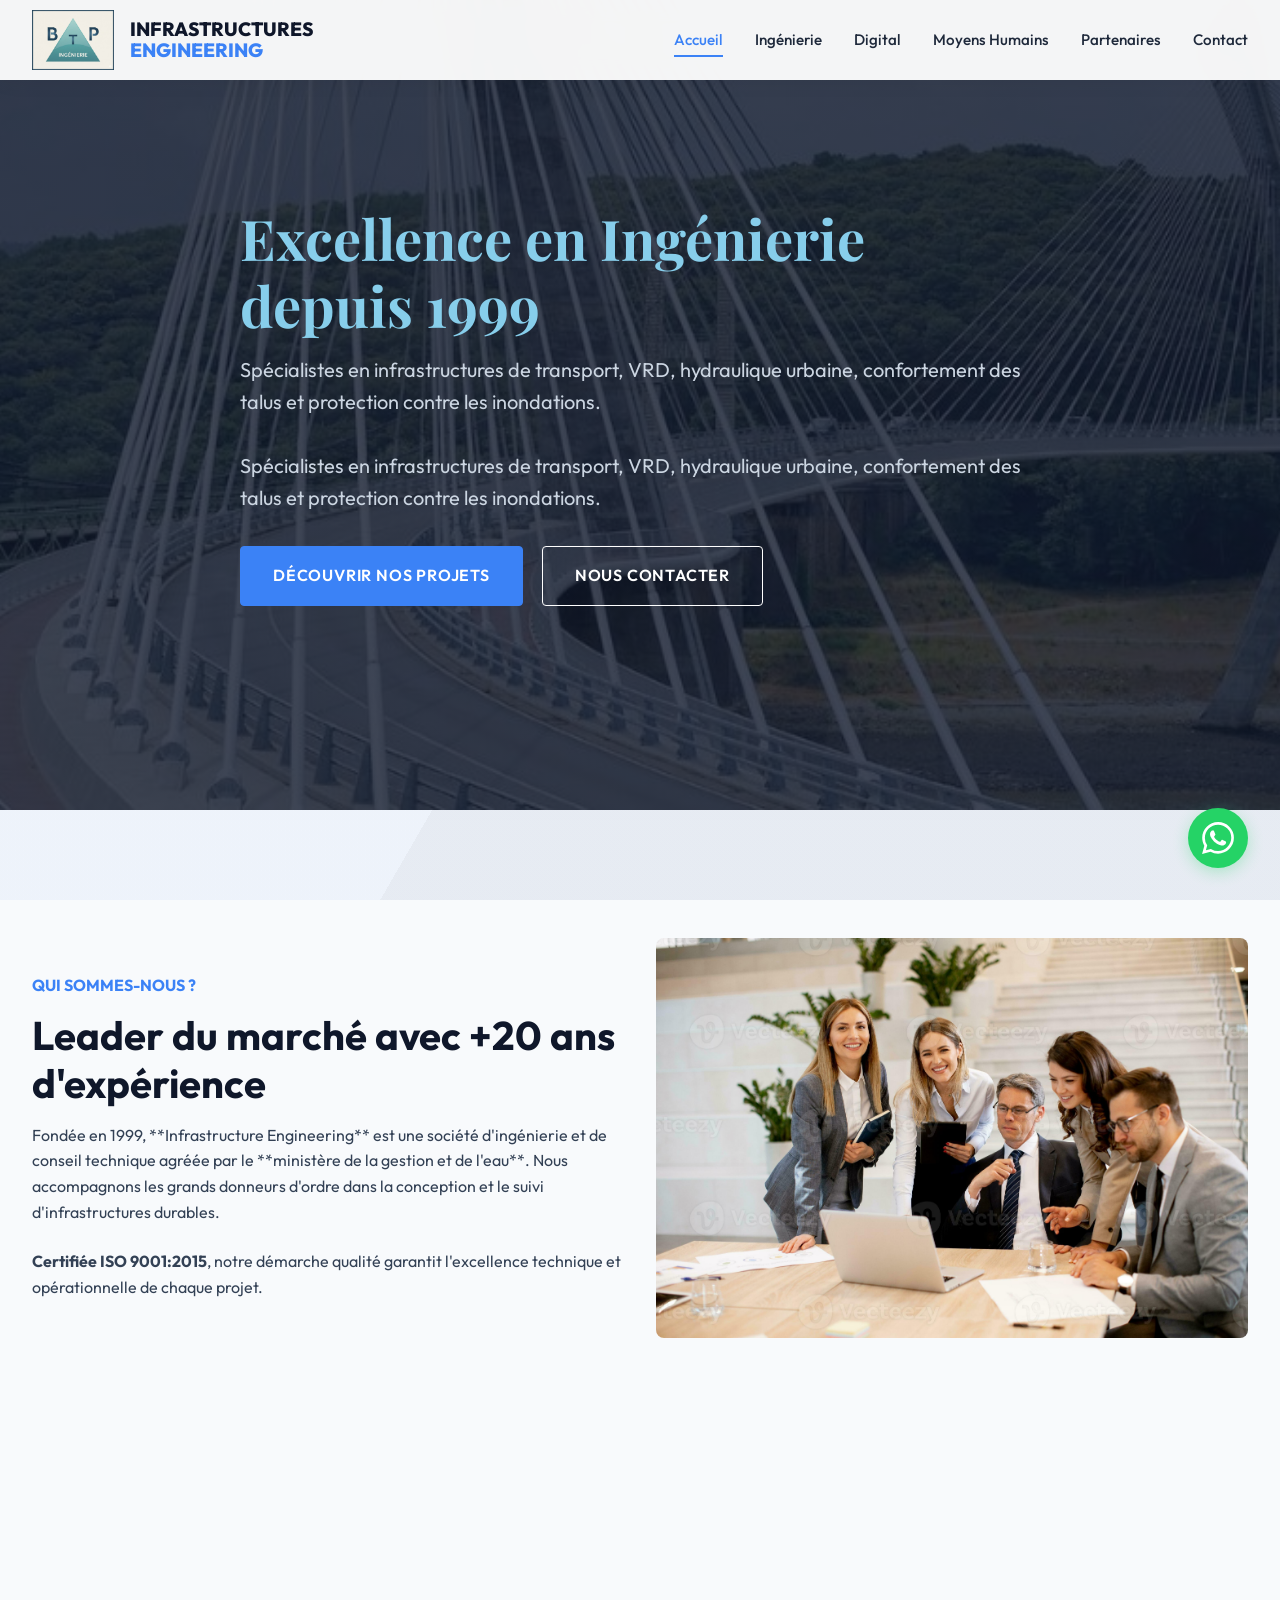
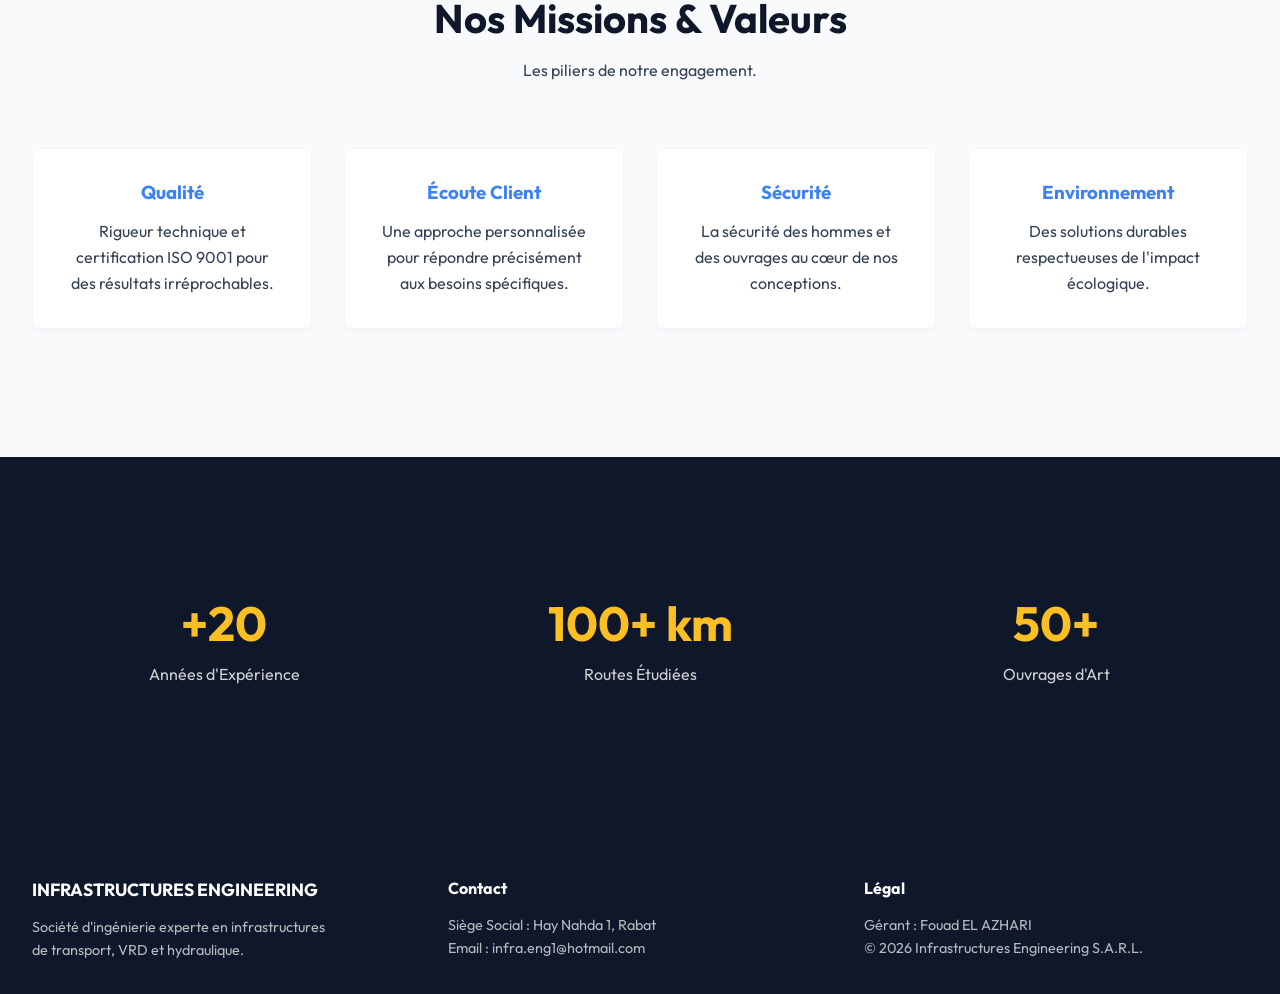
<file: index.html>
<!DOCTYPE html>
<html lang="fr">

<head>
    <meta charset="UTF-8">
    <meta name="viewport" content="width=device-width, initial-scale=1.0">
    <title>Infrastructures Engineering | Excellence en Ingénierie</title>
    <link rel="stylesheet" href="assets/css/style.css">
    <link rel="icon" type="image/png" href="assets/images/common/logo-ie.png">
</head>

<body class="home-page">
    <div class="bg-grid-container">
        <div class="bg-grid-layer"></div>
        <div class="bg-grid-layer bg-grid-2"></div>
        <div class="bg-grid-layer bg-grid-3"></div>
    </div>

    <!-- Navigation -->
    <nav class="navbar">
        <div class="container">
            <a href="index.html" class="logo-container">
                <img src="assets/images/common/logo-ie.png" alt="Infrastructures Engineering Logo" class="logo-img">
                <span class="logo-text">INFRASTRUCTURES<br><span class="text-accent">ENGINEERING</span></span>
            </a>
            <div class="nav-links">
                <a href="index.html" class="active">Accueil</a>
                <a href="ingenierie.html">Ingénierie</a>
                <a href="digital.html">Digital</a>
                <a href="moyen-humain.html">Moyens Humains</a>
                <a href="partenaires.html">Partenaires</a>
                <a href="contact.html">Contact</a>
            </div>
            <div class="menu-toggle">
                <span></span>
                <span></span>
                <span></span>
            </div>
        </div>
    </nav>

    <!-- Hero Section -->
    <header class="section hero reveal reveal-zoom"
        style="background: linear-gradient(rgba(15, 23, 42, 0.8), rgba(15, 23, 42, 0.8)), url('assets/images/accueil/hero-bg.png') no-repeat center center/cover; color: white; height: 90vh; display: flex; align-items: center;">
        <div class="container">
            <div class="hero-content" style="max-width: 800px;">
                <h1 class="display-title" style="color: #87CEEB;">Excellence en Ingénierie depuis 1999</h1>
                <p style="font-size: 1.25rem; margin-bottom: 2rem; color: #cbd5e1;">Spécialistes en infrastructures de
                    transport, VRD, hydraulique urbaine, confortement des talus et protection contre les inondations.</p>
                <p style="font-size: 1.25rem; margin-bottom: 2rem; color: #cbd5e1;">Spécialistes en infrastructures de
                    transport, VRD, hydraulique urbaine, confortement des talus et protection contre les inondations.</p>
                <div class="hero-actions">
                    <a href="ingenierie.html" class="btn btn-primary"
                        style="background: var(--color-accent); border-color: var(--color-accent);">Découvrir nos
                        projets</a>
                    <a href="contact.html" class="btn btn-outline"
                        style="color: white; border-color: white; margin-left: 1rem;">Nous contacter</a>
                </div>
            </div>
        </div>
    </header>

    <!-- Identity Section -->
    <section class="section reveal reveal-slide-left" id="identity">
        <div class="container">
            <div class="grid grid-2" style="align-items: center;">
                <div class="content">
                    <h4 class="text-accent">QUI SOMMES-NOUS ?</h4>
                    <h2 class="display-title" style="font-size: 2.5rem;">Leader du marché avec +20 ans d'expérience</h2>
                    <p style="margin-bottom: 1.5rem;">
                        Fondée en 1999, **Infrastructure Engineering** est une société d'ingénierie et de conseil
                        technique
                        agréée par le **ministère de la gestion et de l'eau**.
                        Nous accompagnons les grands donneurs d'ordre dans la conception et le suivi d'infrastructures
                        durables.
                    </p>
                    <p><strong>Certifiée ISO 9001:2015</strong>, notre démarche qualité garantit l'excellence technique
                        et opérationnelle de chaque projet.</p>
                </div>
                <div class="image-box"
                    style="background: #f1f5f9; height: 400px; border-radius: 8px; overflow: hidden; display: flex; align-items: center; justify-content: center;">
                    <img src="assets/images/accueil/nos-bureaux.png" alt="Nos Bureaux"
                        style="width: 100%; height: 100%; object-fit: cover;">
                </div>
            </div>
        </div>
    </section>

    <!-- Missions & Values -->
    <section class="section" style="background-color: var(--color-bg-page);">
        <div class="container">
            <div class="text-center" style="margin-bottom: 4rem;">
                <h2 class="display-title" style="font-size: 2.5rem;">Nos Missions & Valeurs</h2>
                <p>Les piliers de notre engagement.</p>
            </div>
            <div class="grid grid-4">
                <div class="card text-center reveal reveal-up">
                    <h3 style="color: var(--color-accent);">Qualité</h3>
                    <p>Rigueur technique et certification ISO 9001 pour des résultats irréprochables.</p>
                </div>
                <div class="card text-center reveal reveal-up" style="transition-delay: 0.1s;">
                    <h3 style="color: var(--color-accent);">Écoute Client</h3>
                    <p>Une approche personnalisée pour répondre précisément aux besoins spécifiques.</p>
                </div>
                <div class="card text-center reveal reveal-up" style="transition-delay: 0.2s;">
                    <h3 style="color: var(--color-accent);">Sécurité</h3>
                    <p>La sécurité des hommes et des ouvrages au cœur de nos conceptions.</p>
                </div>
                <div class="card text-center reveal reveal-up" style="transition-delay: 0.3s;">
                    <h3 style="color: var(--color-accent);">Environnement</h3>
                    <p>Des solutions durables respectueuses de l'impact écologique.</p>
                </div>
            </div>
        </div>
    </section>

    <!-- Key Figures -->
    <section class="section reveal reveal-zoom" style="background-color: var(--color-primary); color: white;">
        <div class="container">
            <div class="grid grid-3 text-center">
                <div class="stat-item">
                    <div style="font-size: 3rem; font-weight: 700; color: var(--color-gold);">+20</div>
                    <p style="opacity: 0.8;">Années d'Expérience</p>
                </div>
                <div class="stat-item">
                    <div style="font-size: 3rem; font-weight: 700; color: var(--color-gold);">100+ km</div>
                    <p style="opacity: 0.8;">Routes Étudiées</p>
                </div>
                <div class="stat-item">
                    <div style="font-size: 3rem; font-weight: 700; color: var(--color-gold);">50+</div>
                    <p style="opacity: 0.8;">Ouvrages d'Art</p>
                </div>
            </div>
        </div>
    </section>

    <!-- Footer -->
    <footer>
        <div class="container">
            <div class="grid grid-3">
                <div>
                    <h3 style="color: white; font-size: 1.1rem; margin-bottom: 1rem;">INFRASTRUCTURES ENGINEERING</h3>
                    <p style="opacity: 0.7; max-width: 300px; font-size: 0.9rem;">
                        Société d'ingénierie experte en infrastructures de transport, VRD et hydraulique.
                    </p>
                </div>
                <div>
                    <h4 style="color: white; margin-bottom: 1rem;">Contact</h4>
                    <p style="opacity: 0.7; font-size: 0.9rem;">Siège Social : Hay Nahda 1, Rabat</p>
                    <p style="opacity: 0.7; font-size: 0.9rem;">Email : infra.eng1@hotmail.com</p>
                </div>
                <div>
                    <h4 style="color: white; margin-bottom: 1rem;">Légal</h4>
                    <p style="opacity: 0.7; font-size: 0.9rem;">Gérant : Fouad EL AZHARI</p>
                    <p style="opacity: 0.7; font-size: 0.9rem;">&copy; 2026 Infrastructures Engineering S.A.R.L.</p>
                </div>
            </div>
        </div>
    </footer>

    <!-- WhatsApp Button -->
    <a href="https://wa.me/212699535616" class="whatsapp-btn" target="_blank" title="Contactez-nous sur WhatsApp">
        <svg viewBox="0 0 24 24">
            <path
                d="M17.472 14.382c-.297-.149-1.758-.867-2.03-.967-.273-.099-.471-.148-.67.15-.197.297-.767.966-.94 1.164-.173.199-.347.223-.644.075-.297-.15-1.255-.463-2.39-1.475-.883-.788-1.48-1.761-1.653-2.059-.173-.297-.018-.458.13-.606.134-.133.298-.347.446-.52.149-.174.198-.298.298-.497.099-.198.05-.371-.025-.52-.075-.149-.669-1.612-.916-2.207-.242-.579-.487-.5-.669-.51-.173-.008-.371-.01-.57-.01-.198 0-.52.074-.792.372-.272.297-1.04 1.016-1.04 2.479 0 1.462 1.065 2.875 1.213 3.074.149.198 2.096 3.2 5.077 4.487.709.306 1.262.489 1.694.625.712.227 1.36.195 1.871.118.571-.085 1.758-.719 2.006-1.413.248-.694.248-1.289.173-1.413-.074-.124-.272-.198-.57-.347m-5.421 7.403h-.004a9.87 9.87 0 01-5.031-1.378l-.361-.214-3.741.982.998-3.648-.235-.374a9.86 9.86 0 01-1.51-5.26c.001-5.45 4.436-9.884 9.888-9.884 2.64 0 5.122 1.03 6.988 2.898a9.825 9.825 0 012.893 6.994c-.003 5.45-4.437 9.884-9.885 9.884m8.413-18.297A11.815 11.815 0 0012.05 0C5.495 0 .16 5.335.157 11.892c0 2.096.547 4.142 1.588 5.945L.057 24l6.305-1.654a11.882 11.882 0 005.683 1.448h.005c6.554 0 11.89-5.335 11.893-11.893a11.821 11.821 0 00-3.48-8.413Z" />
        </svg>
    </a>

    <script src="assets/js/main.js"></script>
</body>

</html>
</file>
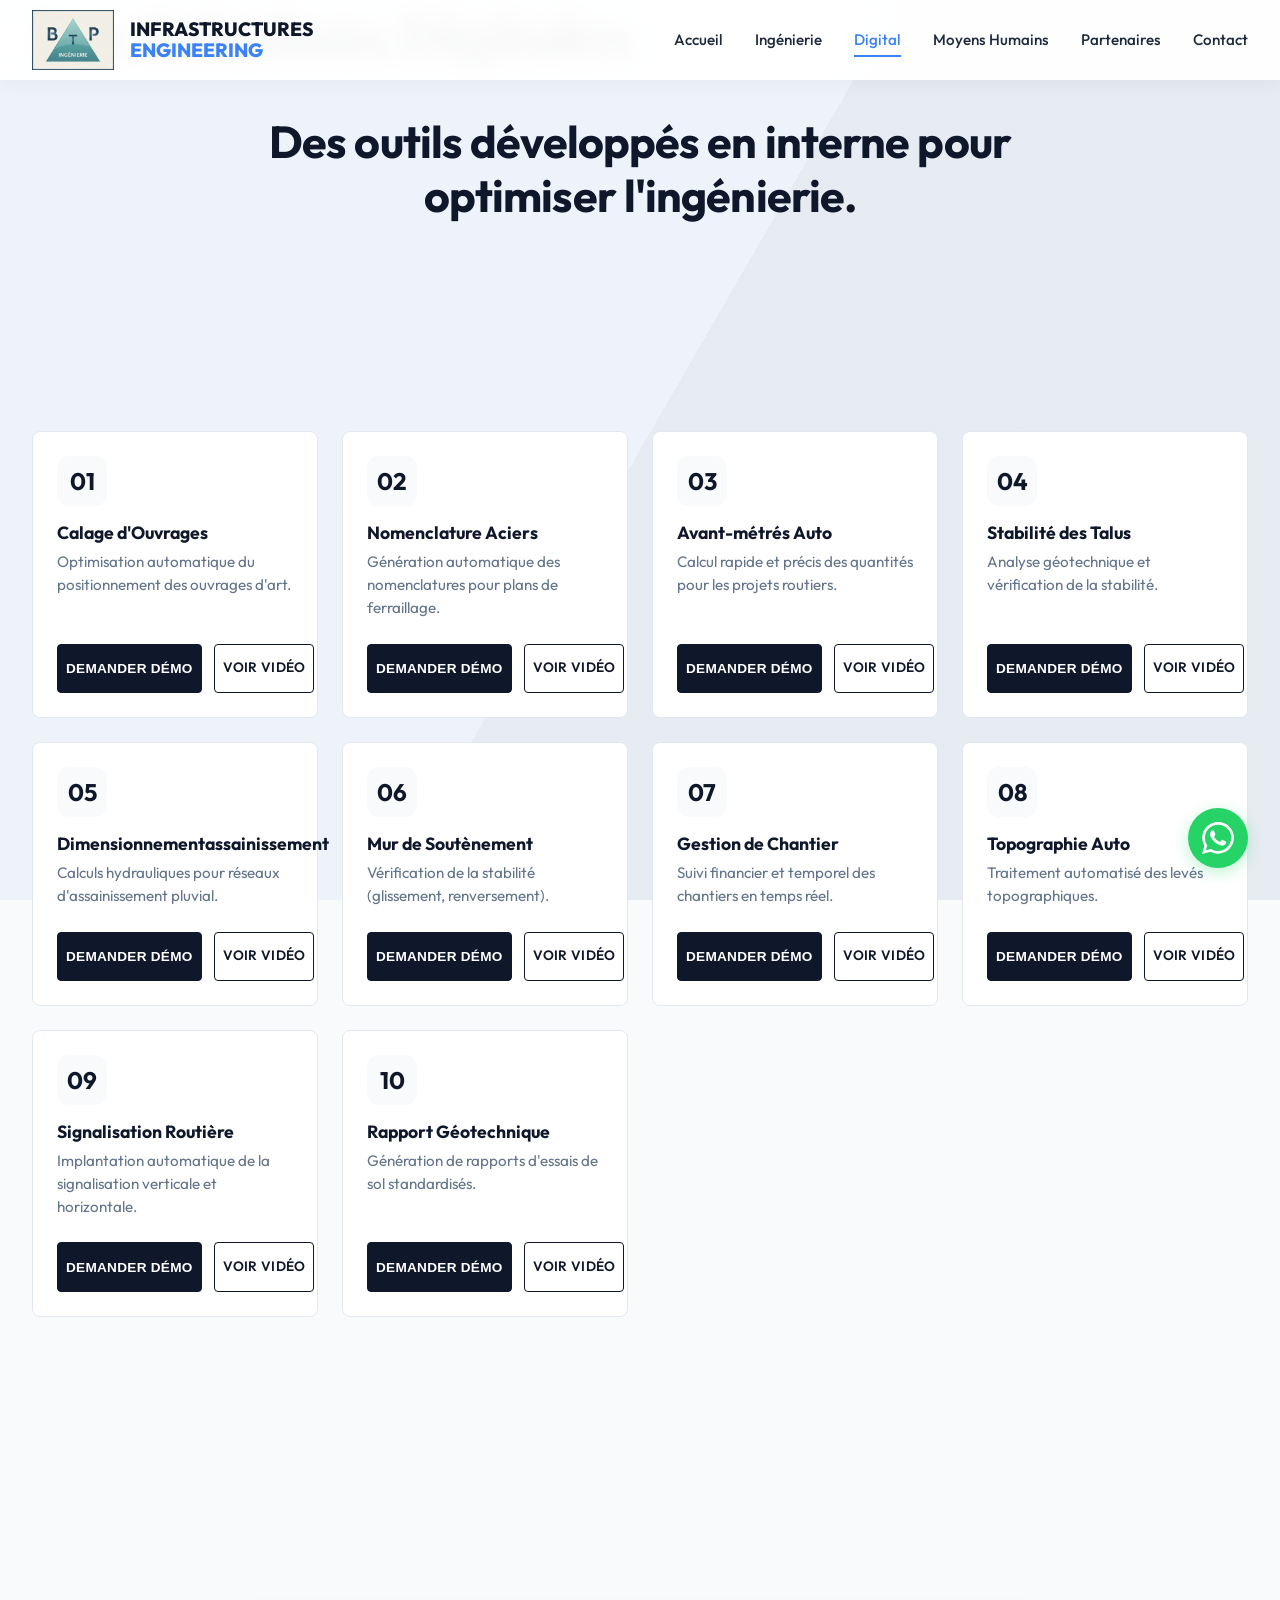
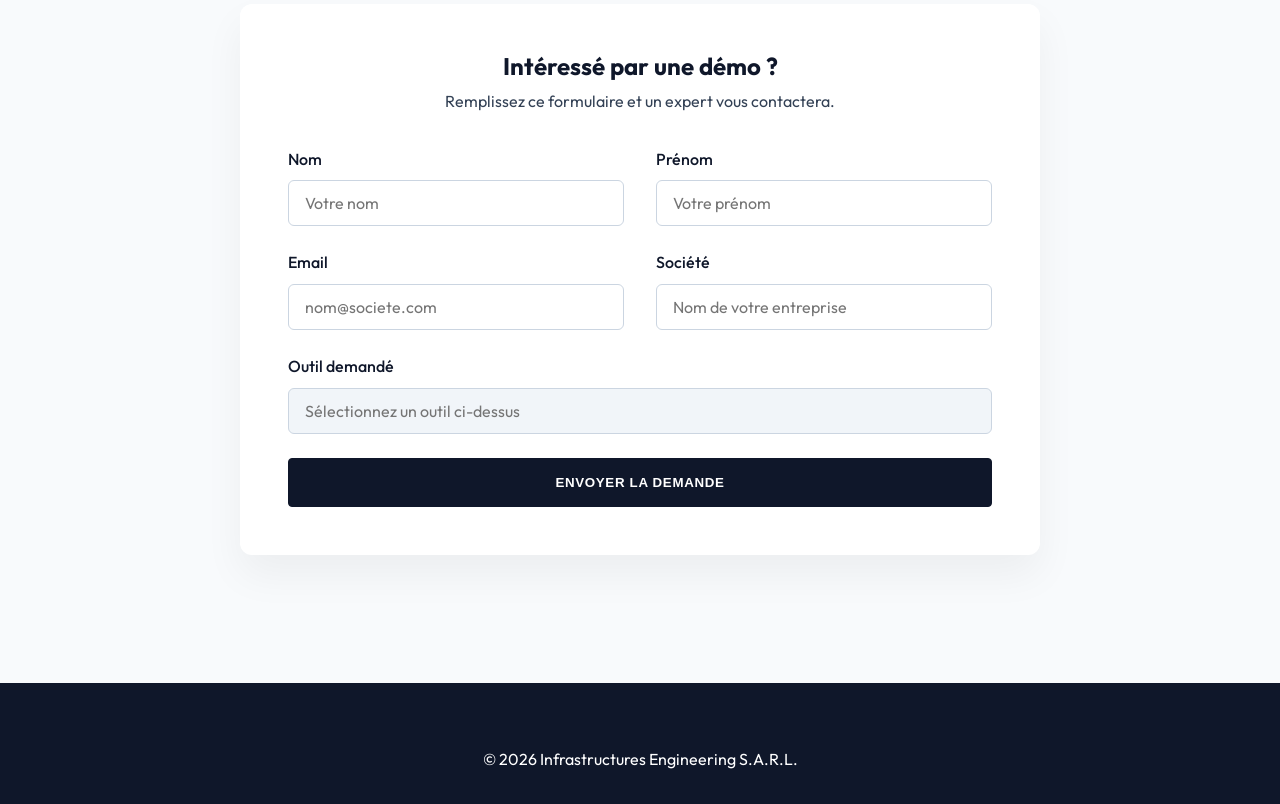
<file: digital.html>
<!DOCTYPE html>
<html lang="fr">

<head>
    <meta charset="UTF-8">
    <meta name="viewport" content="width=device-width, initial-scale=1.0">
    <title>Solutions Digitales | Infrastructures Engineering</title>
    <link rel="stylesheet" href="assets/css/style.css">
    <link rel="stylesheet" href="assets/css/digital.css">
    <link rel="icon" type="image/png" href="assets/images/common/logo-ie.png">
</head>

<body class="digital-page">
    <div class="bg-grid-container">
        <div class="bg-grid-layer"></div>
        <div class="bg-grid-layer bg-grid-2"></div>
        <div class="bg-grid-layer bg-grid-3"></div>
    </div>

    <!-- Navigation -->
    <nav class="navbar">
        <div class="container">
            <a href="index.html" class="logo-container">
                <img src="assets/images/common/logo-ie.png" alt="Infrastructures Engineering Logo" class="logo-img">
                <span class="logo-text">INFRASTRUCTURES<br><span class="text-accent">ENGINEERING</span></span>
            </a>
            <div class="nav-links">
                <a href="index.html">Accueil</a>
                <a href="ingenierie.html">Ingénierie</a>
                <a href="digital.html" class="active">Digital</a>
                <a href="moyen-humain.html">Moyens Humains</a>
                <a href="partenaires.html">Partenaires</a>
                <a href="contact.html">Contact</a>
            </div>
            <div class="menu-toggle">
                <span></span>
                <span></span>
                <span></span>
            </div>
        </div>
    </nav>

    <!-- Page Header -->
    <header class="page-header reveal reveal-up">
        <div class="container">
            <h1 class="display-title">Nos Solutions Digitales</h1>
            <h2 class="lead-text">Des outils développés en interne pour optimiser l'ingénierie.</h2>
        </div>
    </header>

    <main>
        <!-- Tools Grid -->
        <section class="section reveal reveal-zoom">
            <div class="container">
                <div class="tools-grid">
                    <!-- Tool 1 -->
                    <div class="tool-card">
                        <div>
                            <div class="tool-icon">01</div>
                            <h3>Calage d'Ouvrages</h3>
                            <p>Optimisation automatique du positionnement des ouvrages d'art.</p>
                        </div>
                        <div class="tool-actions">
                            <button class="btn btn-primary btn-demo" data-tool="Calage d'Ouvrages">Demander
                                démo</button>
                            <a href="https://youtu.be/hPr-Yc92qaY" target="_blank" class="btn btn-outline">Voir
                                Vidéo</a>
                        </div>
                    </div>

                    <!-- Tool 2 -->
                    <div class="tool-card">
                        <div>
                            <div class="tool-icon">02</div>
                            <h3>Nomenclature Aciers</h3>
                            <p>Génération automatique des nomenclatures pour plans de ferraillage.</p>
                        </div>
                        <div class="tool-actions">
                            <button class="btn btn-primary btn-demo" data-tool="Nomenclature Aciers">Demander
                                démo</button>
                            <a href="https://youtu.be/hPr-Yc92qaY" target="_blank" class="btn btn-outline">Voir
                                Vidéo</a>
                        </div>
                    </div>

                    <!-- Tool 3 -->
                    <div class="tool-card">
                        <div>
                            <div class="tool-icon">03</div>
                            <h3>Avant-métrés Auto</h3>
                            <p>Calcul rapide et précis des quantités pour les projets routiers.</p>
                        </div>
                        <div class="tool-actions">
                            <button class="btn btn-primary btn-demo" data-tool="Avant-métrés Automatiques">Demander
                                démo</button>
                            <a href="https://youtu.be/hPr-Yc92qaY" target="_blank" class="btn btn-outline">Voir
                                Vidéo</a>
                        </div>
                    </div>

                    <!-- Tool 4 -->
                    <div class="tool-card">
                        <div>
                            <div class="tool-icon">04</div>
                            <h3>Stabilité des Talus</h3>
                            <p>Analyse géotechnique et vérification de la stabilité.</p>
                        </div>
                        <div class="tool-actions">
                            <button class="btn btn-primary btn-demo" data-tool="Stabilité des Talus">Demander
                                démo</button>
                            <a href="https://youtu.be/hPr-Yc92qaY" target="_blank" class="btn btn-outline">Voir
                                Vidéo</a>
                        </div>
                    </div>

                    <!-- Tool 5 -->
                    <div class="tool-card">
                        <div>
                            <div class="tool-icon">05</div>
                            <h3>Dimensionnementassainissement</h3>
                            <p>Calculs hydrauliques pour réseaux d'assainissement pluvial.</p>
                        </div>
                        <div class="tool-actions">
                            <button class="btn btn-primary btn-demo" data-tool="Dimensionnement Assainissement">Demander
                                démo</button>
                            <a href="https://youtu.be/hPr-Yc92qaY" target="_blank" class="btn btn-outline">Voir
                                Vidéo</a>
                        </div>
                    </div>

                    <!-- Tool 6 -->
                    <div class="tool-card">
                        <div>
                            <div class="tool-icon">06</div>
                            <h3>Mur de Soutènement</h3>
                            <p>Vérification de la stabilité (glissement, renversement).</p>
                        </div>
                        <div class="tool-actions">
                            <button class="btn btn-primary btn-demo" data-tool="Mur de Soutènement">Demander
                                démo</button>
                            <a href="https://youtu.be/hPr-Yc92qaY" target="_blank" class="btn btn-outline">Voir
                                Vidéo</a>
                        </div>
                    </div>

                    <!-- Tool 7 -->
                    <div class="tool-card">
                        <div>
                            <div class="tool-icon">07</div>
                            <h3>Gestion de Chantier</h3>
                            <p>Suivi financier et temporel des chantiers en temps réel.</p>
                        </div>
                        <div class="tool-actions">
                            <button class="btn btn-primary btn-demo" data-tool="Gestion de Chantier">Demander
                                démo</button>
                            <a href="https://youtu.be/hPr-Yc92qaY" target="_blank" class="btn btn-outline">Voir
                                Vidéo</a>
                        </div>
                    </div>

                    <!-- Tool 8 -->
                    <div class="tool-card">
                        <div>
                            <div class="tool-icon">08</div>
                            <h3>Topographie Auto</h3>
                            <p>Traitement automatisé des levés topographiques.</p>
                        </div>
                        <div class="tool-actions">
                            <button class="btn btn-primary btn-demo" data-tool="Topographie Auto">Demander démo</button>
                            <a href="https://youtu.be/hPr-Yc92qaY" target="_blank" class="btn btn-outline">Voir
                                Vidéo</a>
                        </div>
                    </div>

                    <!-- Tool 9 -->
                    <div class="tool-card">
                        <div>
                            <div class="tool-icon">09</div>
                            <h3>Signalisation Routière</h3>
                            <p>Implantation automatique de la signalisation verticale et horizontale.</p>
                        </div>
                        <div class="tool-actions">
                            <button class="btn btn-primary btn-demo" data-tool="Signalisation Routière">Demander
                                démo</button>
                            <a href="https://youtu.be/hPr-Yc92qaY" target="_blank" class="btn btn-outline">Voir
                                Vidéo</a>
                        </div>
                    </div>

                    <!-- Tool 10 -->
                    <div class="tool-card">
                        <div>
                            <div class="tool-icon">10</div>
                            <h3>Rapport Géotechnique</h3>
                            <p>Génération de rapports d'essais de sol standardisés.</p>
                        </div>
                        <div class="tool-actions">
                            <button class="btn btn-primary btn-demo" data-tool="Rapport Géotechnique">Demander
                                démo</button>
                            <a href="https://youtu.be/hPr-Yc92qaY" target="_blank" class="btn btn-outline">Voir
                                Vidéo</a>
                        </div>
                    </div>
                </div>
            </div>
        </section>

        <!-- Request Form -->
        <section class="section" id="demo-form" style="background-color: var(--color-bg-page);">
            <div class="container">
                <div class="form-container">
                    <div class="text-center" style="margin-bottom: 2rem;">
                        <h2 style="margin-bottom: 0.5rem;">Intéressé par une démo ?</h2>
                        <p>Remplissez ce formulaire et un expert vous contactera.</p>
                    </div>

                    <form action="https://formspree.io/f/mgolwgrj" method="POST"> <!-- Formspree integration -->
                        <div class="grid grid-2">
                            <div class="form-group">
                                <label for="nom">Nom</label>
                                <input type="text" id="nom" name="Nom" class="form-control" placeholder="Votre nom"
                                    required>
                            </div>
                            <div class="form-group">
                                <label for="prenom">Prénom</label>
                                <input type="text" id="prenom" name="Prenom" class="form-control"
                                    placeholder="Votre prénom" required>
                            </div>
                        </div>

                        <div class="grid grid-2">
                            <div class="form-group">
                                <label for="email">Email</label>
                                <input type="email" id="email" name="Email" class="form-control"
                                    placeholder="nom@societe.com" required>
                            </div>
                            <div class="form-group">
                                <label for="societe">Société</label>
                                <input type="text" id="societe" name="Societe" class="form-control"
                                    placeholder="Nom de votre entreprise">
                            </div>
                        </div>

                        <div class="form-group">
                            <label for="tool-name">Outil demandé</label>
                            <input type="text" id="tool-name" name="Outil-Demande" class="form-control"
                                placeholder="Sélectionnez un outil ci-dessus" readonly>
                        </div>

                        <button type="submit" class="btn btn-primary" style="width: 100%;">Envoyer la demande</button>
                    </form>
                </div>
            </div>
        </section>
    </main>

    <!-- Footer -->
    <footer>
        <div class="container text-center">
            <p>&copy; 2026 Infrastructures Engineering S.A.R.L.</p>
        </div>
    </footer>

    <!-- WhatsApp Button -->
    <a href="https://wa.me/212699535616" class="whatsapp-btn" target="_blank" title="Contactez-nous sur WhatsApp">
        <svg viewBox="0 0 24 24">
            <path
                d="M17.472 14.382c-.297-.149-1.758-.867-2.03-.967-.273-.099-.471-.148-.67.15-.197.297-.767.966-.94 1.164-.173.199-.347.223-.644.075-.297-.15-1.255-.463-2.39-1.475-.883-.788-1.48-1.761-1.653-2.059-.173-.297-.018-.458.13-.606.134-.133.298-.347.446-.52.149-.174.198-.298.298-.497.099-.198.05-.371-.025-.52-.075-.149-.669-1.612-.916-2.207-.242-.579-.487-.5-.669-.51-.173-.008-.371-.01-.57-.01-.198 0-.52.074-.792.372-.272.297-1.04 1.016-1.04 2.479 0 1.462 1.065 2.875 1.213 3.074.149.198 2.096 3.2 5.077 4.487.709.306 1.262.489 1.694.625.712.227 1.36.195 1.871.118.571-.085 1.758-.719 2.006-1.413.248-.694.248-1.289.173-1.413-.074-.124-.272-.198-.57-.347m-5.421 7.403h-.004a9.87 9.87 0 01-5.031-1.378l-.361-.214-3.741.982.998-3.648-.235-.374a9.86 9.86 0 01-1.51-5.26c.001-5.45 4.436-9.884 9.888-9.884 2.64 0 5.122 1.03 6.988 2.898a9.825 9.825 0 012.893 6.994c-.003 5.45-4.437 9.884-9.885 9.884m8.413-18.297A11.815 11.815 0 0012.05 0C5.495 0 .16 5.335.157 11.892c0 2.096.547 4.142 1.588 5.945L.057 24l6.305-1.654a11.882 11.882 0 005.683 1.448h.005c6.554 0 11.89-5.335 11.893-11.893a11.821 11.821 0 00-3.48-8.413Z" />
        </svg>
    </a>

    <script src="assets/js/digital.js"></script>
    <script src="assets/js/main.js"></script>
</body>

</html>
</file>
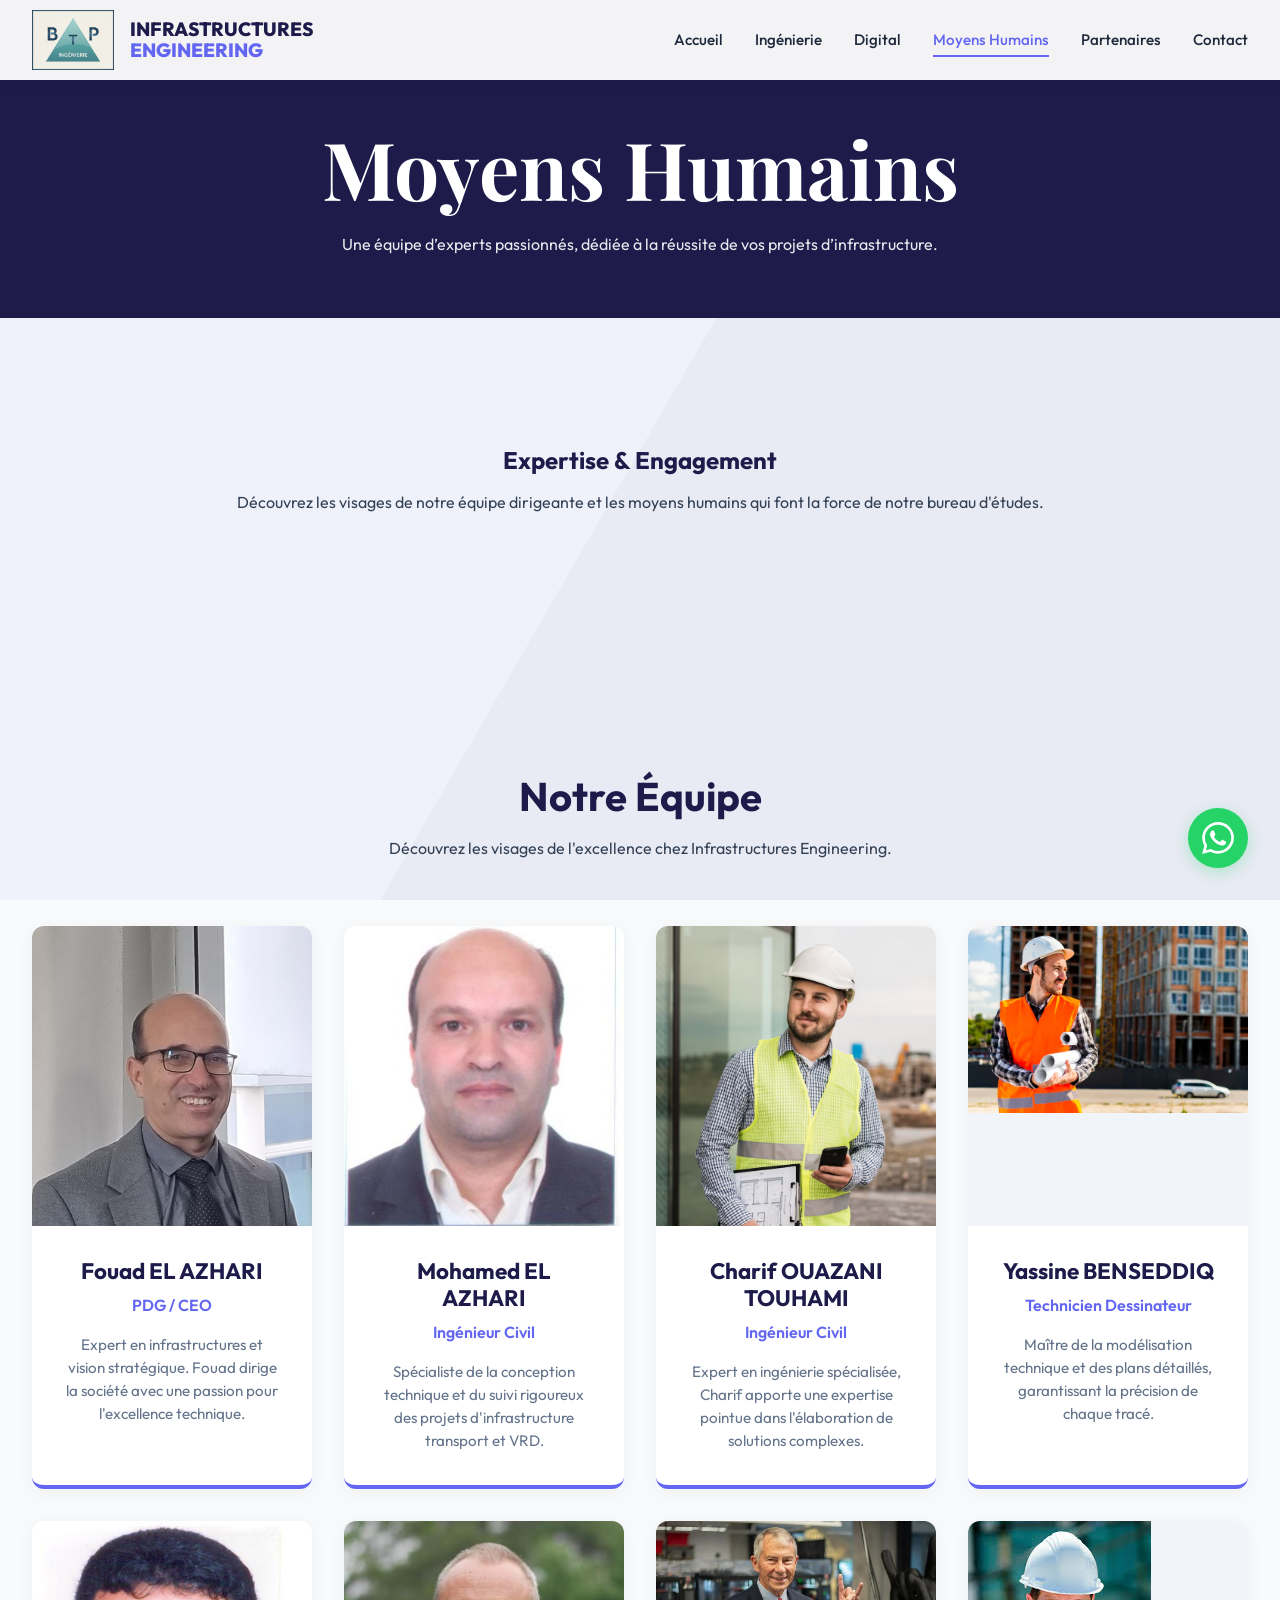
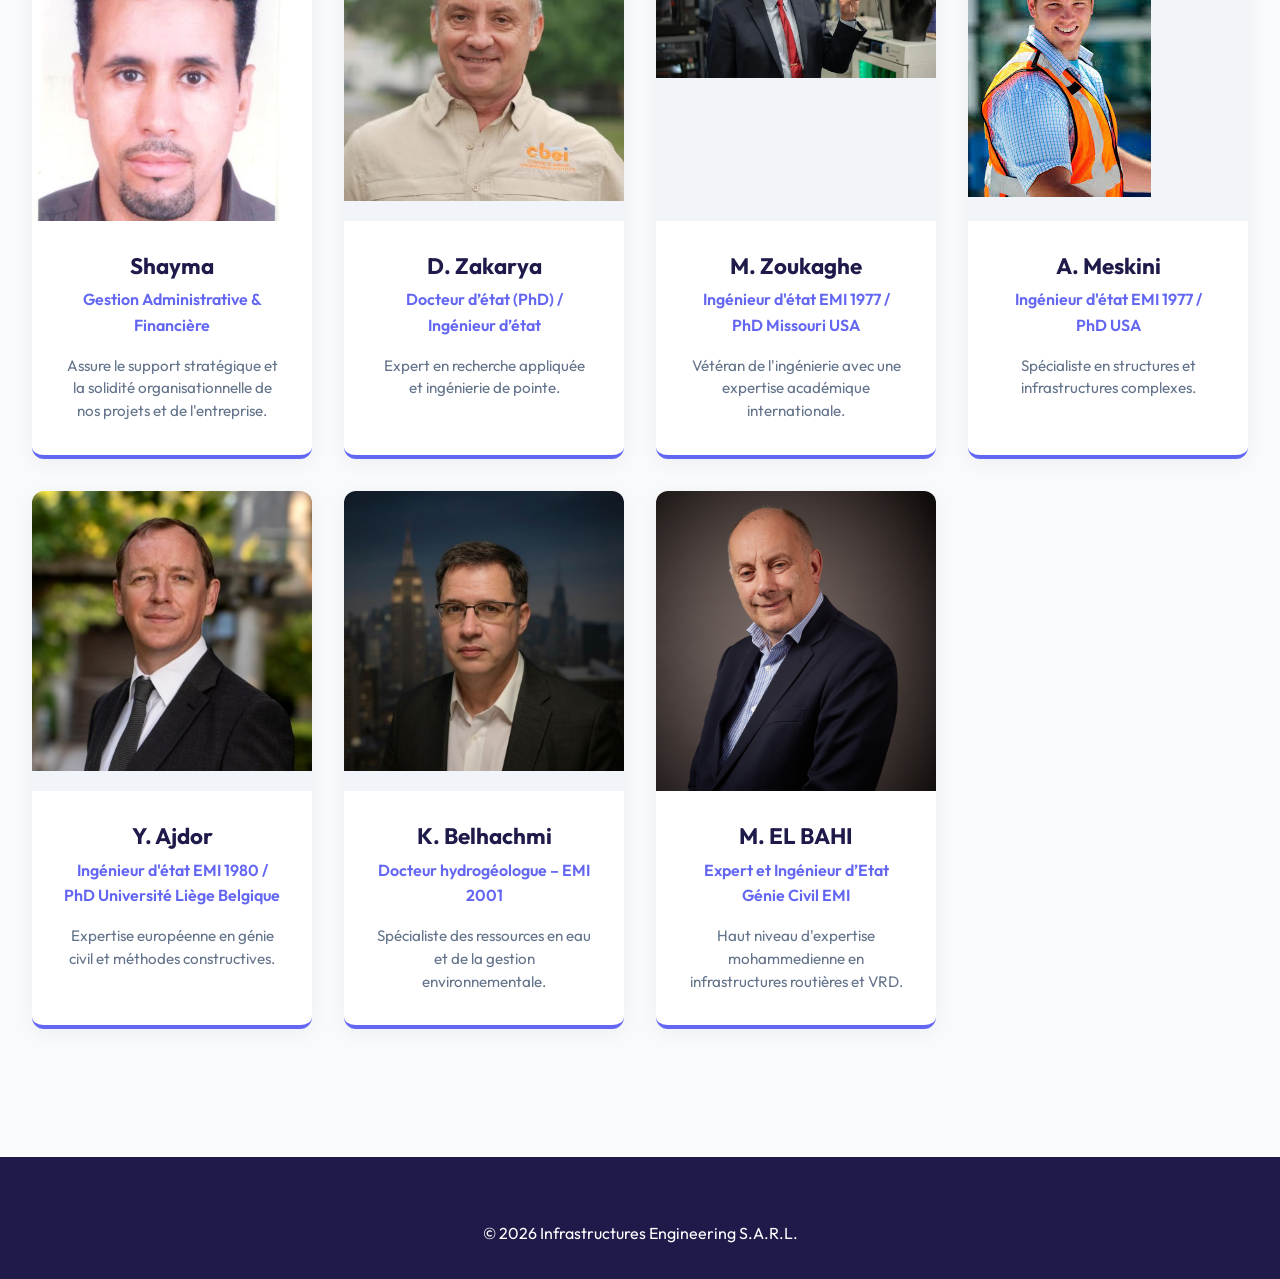
<file: moyen-humain.html>
<!DOCTYPE html>
<html lang="fr">

<head>
    <meta charset="UTF-8">
    <meta name="viewport" content="width=device-width, initial-scale=1.0">
    <title>Moyen Humain | Infrastructures Engineering</title>
    <link rel="stylesheet" href="assets/css/style.css">
    <style>
        .team-grid {
            display: grid;
            grid-template-columns: repeat(auto-fill, minmax(280px, 1fr));
            gap: var(--spacing-md);
            margin-top: var(--spacing-lg);
        }

        .team-card {
            background: white;
            border-radius: 12px;
            overflow: hidden;
            box-shadow: 0 4px 20px rgba(0, 0, 0, 0.05);
            transition: var(--transition-medium);
            border-bottom: 4px solid var(--color-accent);
            text-align: center;
        }

        @media (max-width: 768px) {
            .team-grid {
                grid-template-columns: 1fr;
                gap: 1.5rem;
            }

            .team-img-wrapper {
                height: 250px;
            }
        }

        .team-card:hover {
            transform: translateY(-10px);
            box-shadow: 0 20px 40px rgba(0, 0, 0, 0.1);
        }

        .team-img-wrapper {
            width: 100%;
            height: 300px;
            overflow: hidden;
            background-color: #f1f5f9;
        }

        .team-img {
            width: 100%;
            height: 100%;
            object-fit: cover;
            transition: transform var(--transition-medium);
        }

        .team-card:hover .team-img {
            transform: scale(1.05);
        }

        .team-info {
            padding: var(--spacing-md);
        }

        .team-name {
            font-size: 1.4rem;
            font-weight: 700;
            color: var(--color-primary);
            margin-bottom: 0.5rem;
        }

        .team-role {
            font-size: 1rem;
            color: var(--color-accent);
            font-weight: 600;
            margin-bottom: 1rem;
        }

        .team-bio {
            font-size: 0.95rem;
            color: var(--color-text-light);
            line-height: 1.5;
        }
    </style>
    <link rel="icon" type="image/png" href="assets/images/common/logo-ie.png">
</head>

<body class="page-moyen-humain">
    <div class="bg-grid-container">
        <div class="bg-grid-layer"></div>
        <div class="bg-grid-layer bg-grid-2"></div>
        <div class="bg-grid-layer bg-grid-3"></div>
    </div>

    <!-- Navigation -->
    <nav class="navbar">
        <div class="container">
            <a href="index.html" class="logo-container">
                <img src="assets/images/common/logo-ie.png" alt="Infrastructures Engineering Logo" class="logo-img">
                <span class="logo-text">INFRASTRUCTURES<br><span class="text-accent">ENGINEERING</span></span>
            </a>
            <div class="nav-links">
                <a href="index.html">Accueil</a>
                <a href="ingenierie.html">Ingénierie</a>
                <a href="digital.html">Digital</a>
                <a href="moyen-humain.html" class="active">Moyens Humains</a>
                <a href="partenaires.html">Partenaires</a>
                <a href="contact.html">Contact</a>
            </div>
            <div class="menu-toggle">
                <span></span>
                <span></span>
                <span></span>
            </div>
        </div>
    </nav>

    <!-- Page Header -->
    <header class="page-header"
        style="background-color: var(--color-primary); color: white; padding: 120px 0 60px; text-align: center;">
        <div class="container">
            <h1 class="display-title"
                style="color: white !important; font-size: 5rem !important; opacity: 1 !important; visibility: visible !important; display: block !important; margin-bottom: 1rem;">
                Moyens Humains</h1>
            <p class="stagger-2" style="opacity: 0.9; max-width: 700px; margin: 0 auto;">Une équipe d’experts
                passionnés, dédiée à la
                réussite de vos projets d’infrastructure.</p>
        </div>
    </header>

    <main>
        <section class="section">
            <div class="container">
                <div class="intro-box text-center">
                    <h2>Expertise & Engagement</h2>
                    <p>Découvrez les visages de notre équipe dirigeante et les moyens humains qui font la force de notre
                        bureau d'études.</p>
                </div>
            </div>
        </section>
        <section class="section">
            <div class="container">
                <div class="text-center stagger-3" style="margin-bottom: 4rem;">
                    <h2 class="display-title" style="font-size: 2.5rem;">Notre Équipe</h2>
                    <p>Découvrez les visages de l'excellence chez Infrastructures Engineering.</p>
                </div>

                <div class="team-grid stagger-4 reveal reveal-zoom">
                    <!-- Fouad EL AZHARI -->
                    <div class="team-card">
                        <div class="team-img-wrapper">
                            <img src="assets/images/moyen-humain/fouad-el-azhari.png" alt="Fouad EL AZHARI">
                        </div>
                        <div class="team-info">
                            <h3 class="team-name">Fouad EL AZHARI</h3>
                            <p class="team-role">PDG / CEO</p>
                            <p class="team-bio">Expert en infrastructures et vision stratégique. Fouad dirige la société
                                avec une passion pour l'excellence technique.</p>
                        </div>
                    </div>

                    <!-- Mohamed EL AZHARI -->
                    <div class="team-card">
                        <div class="team-img-wrapper">
                            <img src="assets/images/moyen-humain/mohamed-el-azhari.png" alt="Mohamed EL AZHARI">
                        </div>
                        <div class="team-info">
                            <h3 class="team-name">Mohamed EL AZHARI</h3>
                            <p class="team-role">Ingénieur Civil</p>
                            <p class="team-bio">Spécialiste de la conception technique et du suivi rigoureux des projets
                                d'infrastructure transport et VRD.</p>
                        </div>
                    </div>

                    <!-- Charif OUAZANI TOUHAMI -->
                    <div class="team-card">
                        <div class="team-img-wrapper">
                            <img src="assets/images/moyen-humain/charif-touhami.png" alt="Charif TOUHAMI">
                        </div>
                        <div class="team-info">
                            <h3 class="team-name">Charif OUAZANI TOUHAMI</h3>
                            <p class="team-role">Ingénieur Civil</p>
                            <p class="team-bio">Expert en ingénierie spécialisée, Charif apporte une expertise pointue
                                dans l'élaboration de solutions complexes.</p>
                        </div>
                    </div>

                    <!-- Yassine BENSEDDIQ -->
                    <div class="team-card">
                        <div class="team-img-wrapper">
                            <img src="assets/images/moyen-humain/yassine-benseddiq.png" alt="Yassine BENSEDDIQ">
                        </div>
                        <div class="team-info">
                            <h3 class="team-name">Yassine BENSEDDIQ</h3>
                            <p class="team-role">Technicien Dessinateur</p>
                            <p class="team-bio">Maître de la modélisation technique et des plans détaillés, garantissant
                                la précision de chaque tracé.</p>
                        </div>
                    </div>

                    <!-- Shayma -->
                    <div class="team-card">
                        <div class="team-img-wrapper">
                            <img src="assets/images/moyen-humain/shayma.png" alt="Shayma">
                        </div>
                        <div class="team-info">
                            <h3 class="team-name">Shayma</h3>
                            <p class="team-role">Gestion Administrative & Financière</p>
                            <p class="team-bio">Assure le support stratégique et la solidité organisationnelle de nos
                                projets et de l'entreprise.</p>
                        </div>
                    </div>

                    <!-- D. Zakarya -->
                    <div class="team-card">
                        <div class="team-img-wrapper">
                            <img src="assets/images/moyen-humain/zakarya.png" alt="D. Zakarya">
                        </div>
                        <div class="team-info">
                            <h3 class="team-name">D. Zakarya</h3>
                            <p class="team-role">Docteur d’état (PhD) / Ingénieur d’état</p>
                            <p class="team-bio">Expert en recherche appliquée et ingénierie de pointe.</p>
                        </div>
                    </div>

                    <!-- M. Zoukaghe -->
                    <div class="team-card">
                        <div class="team-img-wrapper">
                            <img src="assets/images/moyen-humain/zoukaghe.png" alt="M. Zoukaghe">
                        </div>
                        <div class="team-info">
                            <h3 class="team-name">M. Zoukaghe</h3>
                            <p class="team-role">Ingénieur d'état EMI 1977 / PhD Missouri USA</p>
                            <p class="team-bio">Vétéran de l'ingénierie avec une expertise académique internationale.
                            </p>
                        </div>
                    </div>

                    <!-- A. Meskini -->
                    <div class="team-card">
                        <div class="team-img-wrapper">
                            <img src="assets/images/moyen-humain/meskini.png" alt="A. Meskini">
                        </div>
                        <div class="team-info">
                            <h3 class="team-name">A. Meskini</h3>
                            <p class="team-role">Ingénieur d'état EMI 1977 / PhD USA</p>
                            <p class="team-bio">Spécialiste en structures et infrastructures complexes.</p>
                        </div>
                    </div>

                    <!-- Y. Ajdor -->
                    <div class="team-card">
                        <div class="team-img-wrapper">
                            <img src="assets/images/moyen-humain/ajdor.png" alt="Y. Ajdor">
                        </div>
                        <div class="team-info">
                            <h3 class="team-name">Y. Ajdor</h3>
                            <p class="team-role">Ingénieur d'état EMI 1980 / PhD Université Liège Belgique</p>
                            <p class="team-bio">Expertise européenne en génie civil et méthodes constructives.</p>
                        </div>
                    </div>

                    <!-- K. Belhachmi -->
                    <div class="team-card">
                        <div class="team-img-wrapper">
                            <img src="assets/images/moyen-humain/belhachmi.png" alt="K. Belhachmi">
                        </div>
                        <div class="team-info">
                            <h3 class="team-name">K. Belhachmi</h3>
                            <p class="team-role">Docteur hydrogéologue – EMI 2001</p>
                            <p class="team-bio">Spécialiste des ressources en eau et de la gestion environnementale.</p>
                        </div>
                    </div>

                    <!-- M. EL BAHI -->
                    <div class="team-card">
                        <div class="team-img-wrapper">
                            <img src="assets/images/moyen-humain/el-bahi.png" alt="M. EL BAHI">
                        </div>
                        <div class="team-info">
                            <h3 class="team-name">M. EL BAHI</h3>
                            <p class="team-role">Expert et Ingénieur d’Etat Génie Civil EMI</p>
                            <p class="team-bio">Haut niveau d'expertise mohammedienne en infrastructures routières et
                                VRD.</p>
                        </div>
                    </div>
                </div>
            </div>
        </section>
    </main>

    <!-- Footer -->
    <footer>
        <div class="container text-center">
            <p>&copy; 2026 Infrastructures Engineering S.A.R.L.</p>
        </div>
    </footer>

    <!-- WhatsApp Button -->
    <a href="https://wa.me/212699535616" class="whatsapp-btn" target="_blank" title="Contactez-nous sur WhatsApp">
        <svg viewBox="0 0 24 24">
            <path
                d="M17.472 14.382c-.297-.149-1.758-.867-2.03-.967-.273-.099-.471-.148-.67.15-.197.297-.767.966-.94 1.164-.173.199-.347.223-.644.075-.297-.15-1.255-.463-2.39-1.475-.883-.788-1.48-1.761-1.653-2.059-.173-.297-.018-.458.13-.606.134-.133.298-.347.446-.52.149-.174.198-.298.298-.497.099-.198.05-.371-.025-.52-.075-.149-.669-1.612-.916-2.207-.242-.579-.487-.5-.669-.51-.173-.008-.371-.01-.57-.01-.198 0-.52.074-.792.372-.272.297-1.04 1.016-1.04 2.479 0 1.462 1.065 2.875 1.213 3.074.149.198 2.096 3.2 5.077 4.487.709.306 1.262.489 1.694.625.712.227 1.36.195 1.871.118.571-.085 1.758-.719 2.006-1.413.248-.694.248-1.289.173-1.413-.074-.124-.272-.198-.57-.347m-5.421 7.403h-.004a9.87 9.87 0 01-5.031-1.378l-.361-.214-3.741.982.998-3.648-.235-.374a9.86 9.86 0 01-1.51-5.26c.001-5.45 4.436-9.884 9.888-9.884 2.64 0 5.122 1.03 6.988 2.898a9.825 9.825 0 012.893 6.994c-.003 5.45-4.437 9.884-9.885 9.884m8.413-18.297A11.815 11.815 0 0012.05 0C5.495 0 .16 5.335.157 11.892c0 2.096.547 4.142 1.588 5.945L.057 24l6.305-1.654a11.882 11.882 0 005.683 1.448h.005c6.554 0 11.89-5.335 11.893-11.893a11.821 11.821 0 00-3.48-8.413Z" />
        </svg>
    </a>

    <script src="assets/js/main.js"></script>
</body>

</html>
</file>
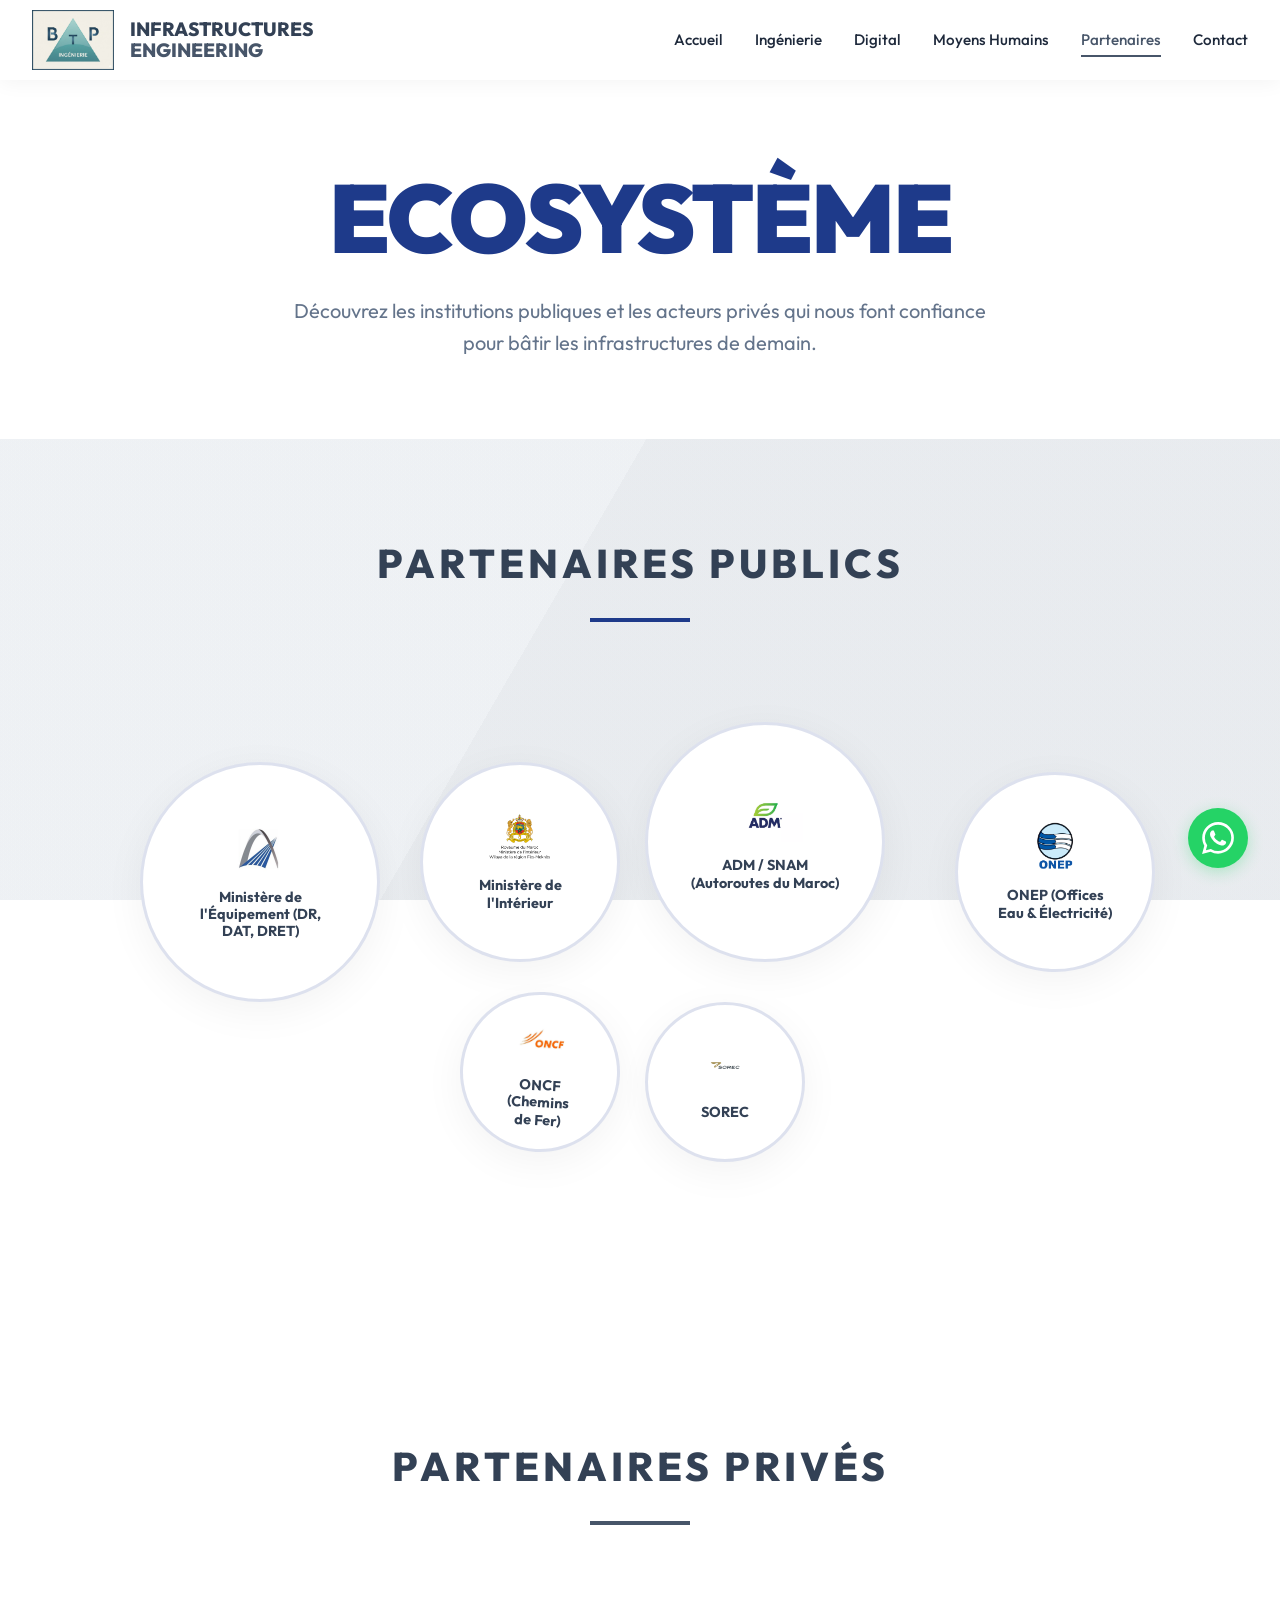
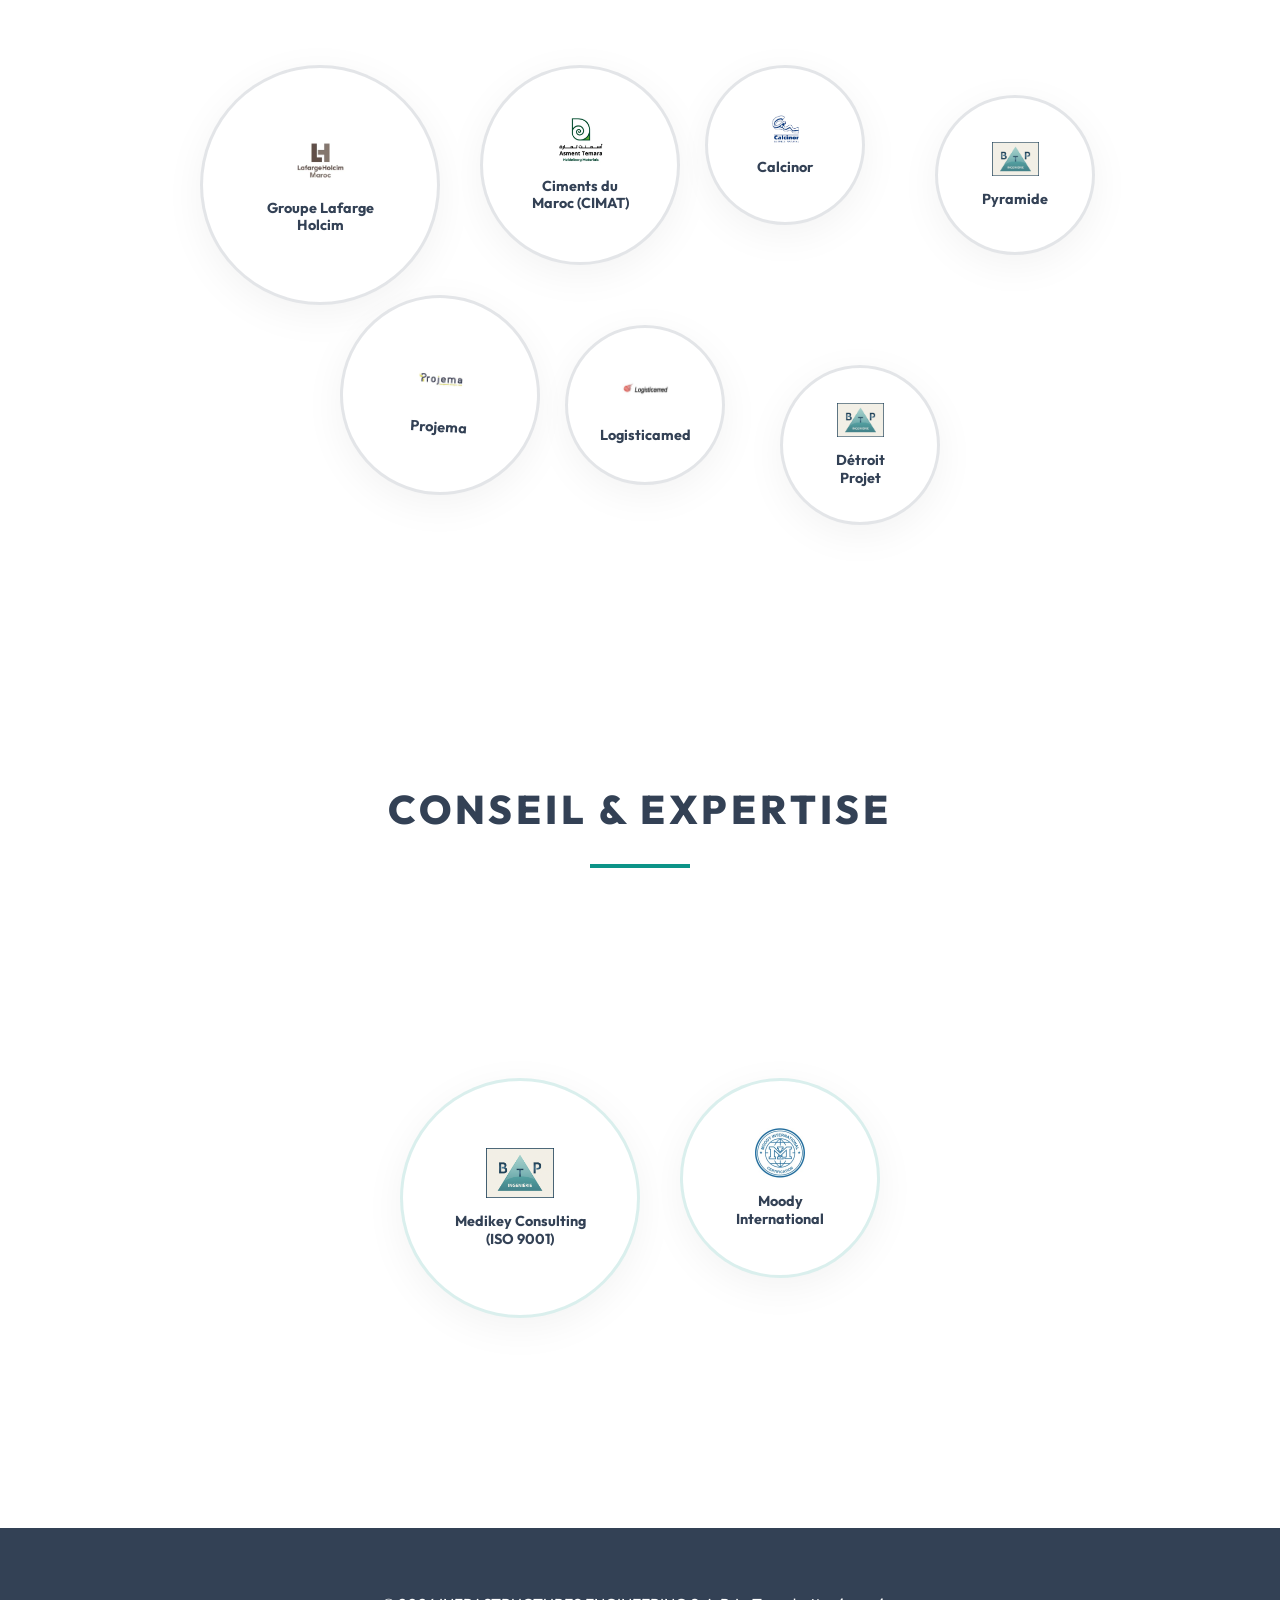
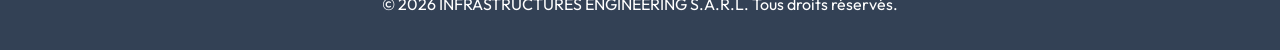
<file: partenaires.html>
<!DOCTYPE html>
<html lang="fr">

<head>
    <meta charset="UTF-8">
    <meta name="viewport" content="width=device-width, initial-scale=1.0">
    <title>Nos Partenaires | Infrastructures Engineering</title>
    <link rel="stylesheet" href="assets/css/style.css">
    <link rel="stylesheet" href="assets/css/partenaires.css">
    <link href="https://fonts.googleapis.com/css2?family=Inter:wght@400;700;900&display=swap" rel="stylesheet">
    <link rel="icon" type="image/png" href="assets/images/common/logo-ie.png">
</head>

<body class="page-partenaires">
    <div class="bg-grid-container">
        <div class="bg-grid-layer"></div>
        <div class="bg-grid-layer bg-grid-2"></div>
        <div class="bg-grid-layer bg-grid-3"></div>
    </div>
    <!-- Navigation -->
    <nav class="navbar">
        <div class="container">
            <a href="index.html" class="logo-container">
                <img src="assets/images/common/logo-ie.png" alt="IE Logo" class="logo-img">
                <span class="logo-text">INFRASTRUCTURES<br><span class="text-accent">ENGINEERING</span></span>
            </a>
            <div class="nav-links">
                <a href="index.html">Accueil</a>
                <a href="ingenierie.html">Ingénierie</a>
                <a href="digital.html">Digital</a>
                <a href="moyen-humain.html">Moyens Humains</a>
                <a href="partenaires.html" class="active">Partenaires</a>
                <a href="contact.html">Contact</a>
            </div>
            <div class="menu-toggle">
                <span></span>
                <span></span>
                <span></span>
            </div>
        </div>
    </nav>

    <main>
        <section class="partners-hero reveal reveal-up">
            <div class="container">
                <h1>ECOSYSTÈME</h1>
                <p>Découvrez les institutions publiques et les acteurs privés qui nous font confiance pour bâtir les
                    infrastructures de demain.</p>
            </div>
        </section>

        <!-- PUBLIC PARTNERS -->
        <section class="partners-section">
            <div class="container">
                <div class="category-title" style="color: var(--color-public);">
                    <h2>Partenaires Publics</h2>
                    <div class="line"></div>
                </div>
                <div class="partners-cloud public-cloud reveal reveal-zoom">
                    <div class="partner-bubble bubble-lg" style="--delay: 0.2s;">
                        <img src="assets/images/partenaires/publics/min-equipement.png" alt="Logo" class="partner-logo">
                        <span class="partner-name">Ministère de l'Équipement (DR, DAT, DRET)</span>
                    </div>
                    <div class="partner-bubble bubble-md" style="--delay: 1.5s;">
                        <img src="assets/images/partenaires/publics/min-interieur.png" alt="Logo" class="partner-logo">
                        <span class="partner-name">Ministère de l'Intérieur</span>
                    </div>
                    <div class="partner-bubble bubble-lg" style="--delay: 0.8s;">
                        <img src="assets/images/partenaires/publics/adm-snam.png" alt="Logo" class="partner-logo">
                        <span class="partner-name">ADM / SNAM (Autoroutes du Maroc)</span>
                    </div>
                    <div class="partner-bubble bubble-md" style="--delay: 2.1s;">
                        <img src="assets/images/partenaires/publics/onep.png" alt="Logo" class="partner-logo">
                        <span class="partner-name">ONEP (Offices Eau & Électricité)</span>
                    </div>
                    <div class="partner-bubble bubble-sm" style="--delay: 0.5s;">
                        <img src="assets/images/partenaires/publics/oncf.png" alt="Logo" class="partner-logo">
                        <span class="partner-name">ONCF (Chemins de Fer)</span>
                    </div>
                    <div class="partner-bubble bubble-sm" style="--delay: 1.2s;">
                        <img src="assets/images/partenaires/publics/sorec.png" alt="Logo" class="partner-logo">
                        <span class="partner-name">SOREC</span>
                    </div>
                </div>
            </div>
        </section>

        <!-- PRIVATE PARTNERS -->
        <section class="partners-section" style="background: white;">
            <div class="container">
                <div class="category-title" style="color: var(--color-private);">
                    <h2>Partenaires Privés</h2>
                    <div class="line"></div>
                </div>
                <div class="partners-cloud private-cloud reveal reveal-zoom">
                    <div class="partner-bubble bubble-lg" style="--delay: 0.1s;">
                        <img src="assets/images/partenaires/prives/lafarge-holcim.png" alt="Logo" class="partner-logo">
                        <span class="partner-name">Groupe Lafarge Holcim</span>
                    </div>
                    <div class="partner-bubble bubble-md" style="--delay: 1.8s;">
                        <img src="assets/images/partenaires/prives/cimat.png" alt="Logo" class="partner-logo">
                        <span class="partner-name">Ciments du Maroc (CIMAT)</span>
                    </div>
                    <div class="partner-bubble bubble-sm" style="--delay: 0.9s;">
                        <img src="assets/images/partenaires/prives/calcinor.png" alt="Logo" class="partner-logo">
                        <span class="partner-name">Calcinor</span>
                    </div>
                    <div class="partner-bubble bubble-sm" style="--delay: 2.5s;">
                        <img src="assets/images/partenaires/prives/pyramide.png" alt="Logo" class="partner-logo">
                        <span class="partner-name">Pyramide</span>
                    </div>
                    <div class="partner-bubble bubble-md" style="--delay: 0.4s;">
                        <img src="assets/images/partenaires/prives/projema.png" alt="Logo" class="partner-logo">
                        <span class="partner-name">Projema</span>
                    </div>
                    <div class="partner-bubble bubble-sm" style="--delay: 1.1s;">
                        <img src="assets/images/partenaires/prives/logisticamed.png" alt="Logo" class="partner-logo">
                        <span class="partner-name">Logisticamed</span>
                    </div>
                    <div class="partner-bubble bubble-sm" style="--delay: 1.9s;">
                        <img src="assets/images/partenaires/prives/detroit-projet.png" alt="Logo" class="partner-logo">
                        <span class="partner-name">Détroit Projet</span>
                    </div>
                </div>
            </div>
        </section>

        <!-- TECHNICAL PARTNERS -->
        <section class="partners-section">
            <div class="container">
                <div class="category-title" style="color: var(--color-tech);">
                    <h2>Conseil & Expertise</h2>
                    <div class="line"></div>
                </div>
                <div class="partners-cloud tech-cloud reveal reveal-zoom">
                    <div class="partner-bubble bubble-lg" style="--delay: 0.3s;">
                        <img src="assets/images/partenaires/techniques/medikey.png" alt="Logo" class="partner-logo">
                        <span class="partner-name">Medikey Consulting (ISO 9001)</span>
                    </div>
                    <div class="partner-bubble bubble-md" style="--delay: 1.4s;">
                        <img src="assets/images/partenaires/techniques/moody.png" alt="Logo" class="partner-logo">
                        <span class="partner-name">Moody International</span>
                    </div>
                </div>
            </div>
        </section>
    </main>

    <footer class="footer">
        <div class="container text-center">
            <p>&copy; 2026 INFRASTRUCTURES ENGINEERING S.A.R.L. Tous droits réservés.</p>
        </div>
    </footer>

    <!-- WhatsApp Button -->
    <a href="https://wa.me/212699535616" class="whatsapp-btn" target="_blank" title="Contactez-nous sur WhatsApp">
        <svg viewBox="0 0 24 24">
            <path
                d="M17.472 14.382c-.297-.149-1.758-.867-2.03-.967-.273-.099-.471-.148-.67.15-.197.297-.767.966-.94 1.164-.173.199-.347.223-.644.075-.297-.15-1.255-.463-2.39-1.475-.883-.788-1.48-1.761-1.653-2.059-.173-.297-.018-.458.13-.606.134-.133.298-.347.446-.52.149-.174.198-.298.298-.497.099-.198.05-.371-.025-.52-.075-.149-.669-1.612-.916-2.207-.242-.579-.487-.5-.669-.51-.173-.008-.371-.01-.57-.01-.198 0-.52.074-.792.372-.272.297-1.04 1.016-1.04 2.479 0 1.462 1.065 2.875 1.213 3.074.149.198 2.096 3.2 5.077 4.487.709.306 1.262.489 1.694.625.712.227 1.36.195 1.871.118.571-.085 1.758-.719 2.006-1.413.248-.694.248-1.289.173-1.413-.074-.124-.272-.198-.57-.347m-5.421 7.403h-.004a9.87 9.87 0 01-5.031-1.378l-.361-.214-3.741.982.998-3.648-.235-.374a9.86 9.86 0 01-1.51-5.26c.001-5.45 4.436-9.884 9.888-9.884 2.64 0 5.122 1.03 6.988 2.898a9.825 9.825 0 012.893 6.994c-.003 5.45-4.437 9.884-9.885 9.884m8.413-18.297A11.815 11.815 0 0012.05 0C5.495 0 .16 5.335.157 11.892c0 2.096.547 4.142 1.588 5.945L.057 24l6.305-1.654a11.882 11.882 0 005.683 1.448h.005c6.554 0 11.89-5.335 11.893-11.893a11.821 11.821 0 00-3.48-8.413Z" />
        </svg>
    </a>

    <script src="assets/js/main.js"></script>
</body>

</html>
</file>
<file: assets/css/style.css>
/* Google Fonts Import */
@import url('https://fonts.googleapis.com/css2?family=Outfit:wght@300;400;500;600;700&family=Playfair+Display:wght@400;700&display=swap');

:root {
    /* Color Palette */
    --color-primary: #0f172a;
    /* Deep Navy */
    --color-primary-light: #1e293b;
    --color-accent: #3b82f6;
    /* Vibrant Blue */
    --color-accent-hover: #2563eb;
    --color-gold: #fbbf24;
    /* Subtle Gold for premium feel */
    --color-text-main: #334155;
    --color-text-light: #64748b;
    --color-white: #ffffff;
    --color-bg-light: #f8fafc;
    --color-bg-dark: #020617;

    /* Spacing */
    --spacing-xs: 0.5rem;
    --spacing-sm: 1rem;
    --spacing-md: 2rem;
    --spacing-lg: 4rem;
    --spacing-xl: 8rem;

    /* Transitions */
    --transition-fast: 0.2s ease;
    --transition-medium: 0.4s ease;
}

/* Base Reset & Typography */
* {
    margin: 0;
    padding: 0;
    box-sizing: border-box;
}

html {
    scroll-behavior: smooth;
}

body {
    font-family: 'Outfit', sans-serif;
    color: var(--color-text-main);
    background-color: var(--color-bg-page, var(--color-bg-light));
    line-height: 1.6;
    overflow-x: hidden;
}

h1,
h2,
h3,
h4,
h5,
h6 {
    font-family: 'Outfit', sans-serif;
    /* Clean modern headings */
    color: var(--color-primary);
    line-height: 1.2;
    margin-bottom: var(--spacing-sm);
}

h1.display-title {
    font-family: 'Playfair Display', serif;
    /* Sophisticated serif for main titles */
    font-size: 3.5rem;
    font-weight: 700;
}

a {
    text-decoration: none;
    color: inherit;
    transition: var(--transition-fast);
}

ul {
    list-style: none;
}

img {
    max-width: 100%;
    display: block;
}

/* Utilities */
.container {
    max-width: 1280px;
    margin: 0 auto;
    padding: 0 var(--spacing-md);
}

.text-center {
    text-align: center;
}

.text-primary {
    color: var(--color-primary);
}

.text-accent {
    color: var(--color-accent);
}

.text-gold {
    color: var(--color-gold);
}

.section {
    padding: var(--spacing-xl) 0;
}

.grid {
    display: grid;
    gap: var(--spacing-md);
}

.grid-2 {
    grid-template-columns: repeat(2, 1fr);
}

.grid-3 {
    grid-template-columns: repeat(3, 1fr);
}

.grid-4 {
    grid-template-columns: repeat(4, 1fr);
}

@media (max-width: 768px) {

    .grid-2,
    .grid-3,
    .grid-4 {
        grid-template-columns: 1fr;
    }

    h1.display-title {
        font-size: 2.5rem;
    }

    .section {
        padding: 3rem 0;
    }
}

/* Components */
.btn {
    display: inline-block;
    padding: 1rem 2rem;
    border-radius: 4px;
    /* Slightly boxy for engineering feel */
    font-weight: 600;
    text-transform: uppercase;
    letter-spacing: 0.05em;
    cursor: pointer;
    transition: all var(--transition-medium);
    border: none;
}

.btn-primary {
    background-color: var(--color-primary);
    color: var(--color-white);
    border: 1px solid var(--color-primary);
}

.btn-primary:hover {
    background-color: var(--color-accent);
    border-color: var(--color-accent);
    transform: translateY(-2px);
    box-shadow: 0 10px 20px rgba(0, 0, 0, 0.1);
}

.btn-outline {
    background-color: transparent;
    color: var(--color-primary);
    border: 1px solid var(--color-primary);
}

.btn-outline:hover {
    background-color: var(--color-primary);
    color: var(--color-white);
}

/* Navigation - Simple Top Bar */
.navbar {
    background-color: rgba(255, 255, 255, 0.95);
    backdrop-filter: blur(10px);
    position: fixed;
    top: 0;
    width: 100%;
    z-index: 1000;
    box-shadow: 0 2px 20px rgba(0, 0, 0, 0.05);
}

.navbar .container {
    display: flex;
    justify-content: space-between;
    align-items: center;
    height: 80px;
}

.logo-container {
    display: flex;
    align-items: center;
    gap: 1rem;
}

.logo-img {
    height: 60px;
    width: auto;
}

.logo-text {
    font-size: 1.2rem;
    font-weight: 800;
    color: var(--color-primary);
    line-height: 1.1;
    max-width: 200px;
}

.nav-links {
    display: flex;
    gap: var(--spacing-md);
}

.nav-links a {
    font-weight: 500;
    font-size: 0.95rem;
    color: var(--color-primary-light);
}

.nav-links a:hover,
.nav-links a.active {
    color: var(--color-accent);
}

/* Hamburger Menu Toggle */
.menu-toggle {
    display: none;
    flex-direction: column;
    justify-content: space-between;
    width: 30px;
    height: 21px;
    cursor: pointer;
    z-index: 1001;
}

.menu-toggle span {
    display: block;
    height: 3px;
    width: 100%;
    background-color: var(--color-primary);
    border-radius: 3px;
    transition: all 0.3s ease;
}

/* Responsive Navigation */
@media (max-width: 992px) {
    .menu-toggle {
        display: flex;
    }

    .nav-links {
        position: fixed;
        top: 80px;
        right: -100%;
        width: 100%;
        height: calc(100vh - 80px);
        background-color: white;
        flex-direction: column;
        align-items: center;
        justify-content: center;
        gap: 2rem;
        transition: right 0.4s cubic-bezier(0.77, 0, 0.175, 1);
        z-index: 1000;
        box-shadow: 0 10px 30px rgba(0, 0, 0, 0.05);
    }

    .nav-links.active {
        right: 0;
    }

    .nav-links a {
        font-size: 1.2rem;
    }
}

/* Card Style */
.card {
    background: var(--color-white);
    border-radius: 8px;
    padding: var(--spacing-md);
    box-shadow: 0 4px 6px rgba(0, 0, 0, 0.02);
    transition: var(--transition-medium);
    border: 1px solid #f1f5f9;
}

.card:hover {
    transform: translateY(-5px);
    box-shadow: 0 20px 40px rgba(0, 0, 0, 0.08);
    border-color: var(--color-accent);
}

/* Footer */
footer {
    background-color: var(--color-primary);
    color: white;
    padding: var(--spacing-lg) 0 var(--spacing-md);
}

footer a {
    color: #94a3b8;
}

footer a:hover {
    color: white;
}

/* Global Creative & Professional Transitions */
body::after {
    content: '';
    position: fixed;
    top: 0;
    left: 0;
    width: 100%;
    height: 100%;
    background: var(--color-primary);
    z-index: 9999;
    transform: translateX(0);
    transition: transform 0.4s cubic-bezier(0.77, 0, 0.175, 1);
    pointer-events: none;
}

body.page-loaded::after {
    transform: translateX(100%);
}

body {
    opacity: 0;
    transition: opacity 0.3s ease 0.2s;
}

body.page-loaded {
    opacity: 1;
}

/* Dynamic Scroll Animations (Intersection Observer) */
.reveal {
    opacity: 0;
    transition: all 0.8s cubic-bezier(0.16, 1, 0.3, 1);
    will-change: transform, opacity;
}

.reveal-up {
    transform: translateY(40px);
}

.reveal-zoom {
    transform: scale(0.9);
}

.reveal-slide-left {
    transform: translateX(-60px) skewX(2deg);
}

.reveal-slide-right {
    transform: translateX(60px) skewX(-2deg);
}

.reveal.active {
    opacity: 1;
    transform: translate(0, 0) scale(1) skew(0);
}

/* Page Specific Themes (CSS Variable Overrides) */
body.page-accueil {
    --color-primary: #0f172a;
    --color-accent: #3b82f6;
    --color-bg-page: #f8fafc;
}

body.page-ingenierie {
    --color-primary: #1e293b;
    --color-accent: #0284c7;
    --color-bg-light: #f1f5f9;
    --color-bg-page: #ffffff;
}

body.page-digital {
    --color-primary: #0f172a;
    --color-accent: #06b6d4;
    --color-bg-light: #fafafa;
    --color-bg-page: #ffffff;
}

body.page-moyen-humain {
    --color-primary: #1e1b4b;
    --color-accent: #6366f1;
    --color-bg-page: #f8fafc;
}

body.page-partenaires {
    --color-primary: #334155;
    --color-accent: #475569;
    --color-bg-page: #ffffff;
}

body.page-contact {
    --color-primary: #0f172a;
    --color-accent: #2563eb;
    --color-bg-page: #ffffff;
}

/* Floating WhatsApp Button */
.whatsapp-btn {
    position: fixed;
    bottom: 2rem;
    right: 2rem;
    width: 60px;
    height: 60px;
    background-color: #25D366;
    color: white;
    border-radius: 50%;
    display: flex;
    align-items: center;
    justify-content: center;
    box-shadow: 0 4px 15px rgba(37, 211, 102, 0.3);
    z-index: 2000;
    transition: all 0.3s cubic-bezier(0.175, 0.885, 0.32, 1.275);
}

.whatsapp-btn:hover {
    transform: scale(1.1) rotate(5deg);
    box-shadow: 0 8px 25px rgba(37, 211, 102, 0.4);
}

.whatsapp-btn svg {
    width: 32px;
    height: 32px;
    fill: currentColor;
}

@media (max-width: 768px) {
    .whatsapp-btn {
        bottom: 1.5rem;
        right: 1.5rem;
        width: 50px;
        height: 50px;
    }
}

/* Staggered Entrance Animations */
.stagger-1,
.stagger-2,
.stagger-3,
.stagger-4,
.stagger-5 {
    opacity: 0;
    transform: translateY(15px);
    transition: opacity 0.5s cubic-bezier(0.2, 0.8, 0.2, 1),
        transform 0.5s cubic-bezier(0.2, 0.8, 0.2, 1);
}

body.page-loaded .stagger-1 {
    opacity: 1;
    transform: translateY(0);
    transition-delay: 0.3s;
}

body.page-loaded .stagger-2 {
    opacity: 1;
    transform: translateY(0);
    transition-delay: 0.4s;
}

body.page-loaded .stagger-3 {
    opacity: 1;
    transform: translateY(0);
    transition-delay: 0.5s;
}

body.page-loaded .stagger-4 {
    opacity: 1;
    transform: translateY(0);
    transition-delay: 0.6s;
}

body.page-loaded .stagger-5 {
    opacity: 1;
    transform: translateY(0);
    transition-delay: 0.7s;
}

/* Link Hover Animation */
.nav-links a {
    position: relative;
}

.nav-links a::after {
    content: '';
    position: absolute;
    bottom: -5px;
    left: 0;
    width: 0;
    height: 2px;
    background-color: var(--color-accent);
    transition: width 0.3s ease;
}

.nav-links a:hover::after,
.nav-links a.active::after {
    width: 100%;
}

/* Global Animated Background - Sliding Diagonals */
.bg-grid-container {
    position: fixed;
    top: 0;
    left: 0;
    width: 100%;
    height: 100%;
    z-index: -10;
    overflow: hidden;
    background-color: var(--color-bg-light);
    pointer-events: none;
}

.bg-grid-layer {
    animation: bg-slide 20s ease-in-out infinite alternate;
    background-image: linear-gradient(-60deg, var(--color-primary) 50%, var(--color-accent) 50%);
    bottom: 0;
    left: -50%;
    opacity: 0.05;
    position: absolute;
    right: -50%;
    top: 0;
}

.bg-grid-2 {
    animation-direction: alternate-reverse;
    animation-duration: 25s;
    background-image: linear-gradient(-60deg, var(--color-white) 50%, #e2e8f0 50%);
    /* White and Pale Grey */
    opacity: 0.08;
}

.bg-grid-3 {
    animation-duration: 30s;
    background-image: linear-gradient(-60deg, var(--color-accent) 50%, #f1f5f9 50%);
    /* Blue and very pale grey */
    opacity: 0.04;
}

@keyframes bg-slide {
    0% {
        transform: translateX(-15%);
    }

    100% {
        transform: translateX(15%);
    }
}
</file>
<file: assets/css/digital.css>
/* Digital Page Styles */

.lead-text {
    font-size: 2.8rem;
    font-weight: 700;
    color: var(--color-primary);
    margin: 3rem auto 3rem auto;
    text-align: center;
    max-width: 900px;
    line-height: 1.2;
    letter-spacing: -0.02em;
}

.tools-grid {
    display: grid;
    grid-template-columns: repeat(auto-fill, minmax(280px, 1fr));
    gap: 1.5rem;
    padding: 2rem 0;
}

.tool-card {
    background: white;
    border: 1px solid #e2e8f0;
    border-radius: 8px;
    padding: 1.5rem;
    transition: all 0.3s ease;
    display: flex;
    flex-direction: column;
    justify-content: space-between;
}

.tool-card:hover {
    border-color: var(--color-accent);
    box-shadow: 0 10px 30px rgba(0, 0, 0, 0.1);
    transform: translateY(-5px);
}

.tool-icon {
    width: 50px;
    height: 50px;
    background: var(--color-bg-light);
    border-radius: 12px;
    display: flex;
    align-items: center;
    justify-content: center;
    margin-bottom: 1rem;
    color: var(--color-primary);
    font-size: 1.5rem;
    font-weight: bold;
}

.tool-card h3 {
    font-size: 1.1rem;
    margin-bottom: 0.5rem;
}

.tool-card p {
    font-size: 0.95rem;
    color: var(--color-text-light);
    margin-bottom: 1.5rem;
    line-height: 1.5;
}

.tool-actions {
    display: flex;
    gap: 0.75rem;
    margin-top: auto;
    /* Pushes actions to the bottom */
}

.tool-actions .btn {
    flex: 1;
    display: flex;
    align-items: center;
    justify-content: center;
    font-size: 0.85rem;
    padding: 0.8rem 0.5rem;
    white-space: nowrap;
    text-transform: uppercase;
    letter-spacing: 0.02em;
    min-height: 44px;
    /* Better touch target and consistency */
}

@media (max-width: 480px) {
    .tool-actions {
        flex-direction: column;
    }
}

/* Form Styles */
.form-container {
    background: white;
    padding: 3rem;
    border-radius: 12px;
    box-shadow: 0 20px 40px rgba(0, 0, 0, 0.05);
    max-width: 800px;
    margin: 0 auto;
}

.form-group {
    margin-bottom: 1.5rem;
}

.form-group label {
    display: block;
    margin-bottom: 0.5rem;
    font-weight: 500;
    color: var(--color-primary);
}

.form-control {
    width: 100%;
    padding: 0.75rem 1rem;
    border: 1px solid #cbd5e1;
    border-radius: 6px;
    font-family: inherit;
    font-size: 1rem;
    transition: border-color 0.2s;
}

.form-control:focus {
    outline: none;
    border-color: var(--color-accent);
    box-shadow: 0 0 0 3px rgba(59, 130, 246, 0.1);
}

.form-control[readonly] {
    background-color: #f1f5f9;
    cursor: not-allowed;
}

@media (max-width: 768px) {
    .form-container {
        padding: 1.5rem;
    }

    .lead-text {
        font-size: 1.8rem;
        margin: 2rem auto;
    }
}
</file>
<file: assets/css/partenaires.css>
/* Partenaires Page - Cloud of Circles Design */

:root {
    --color-public: #1e3a8a;
    /* IE Blue */
    --color-private: #475569;
    /* Slate */
    --color-tech: #0d9488;
    /* Teal */
    --font-partners: 'Inter', sans-serif;
}

.partners-page {
    background: #f8fafc;
    color: #1e293b;
    overflow-x: hidden;
}

/* HERO SECTION */
.partners-hero {
    padding: 160px 0 80px;
    background: white;
    text-align: center;
}

.partners-hero h1 {
    font-size: clamp(3rem, 8vw, 6rem);
    font-weight: 900;
    letter-spacing: -2px;
    color: var(--color-public);
    margin-bottom: 20px;
}

.partners-hero p {
    font-size: 1.25rem;
    color: #64748b;
    max-width: 700px;
    margin: 0 auto;
}

/* CLOUD CONTAINER */
.partners-section {
    padding: 100px 0;
}

.category-title {
    text-align: center;
    margin-bottom: 60px;
    position: relative;
}

.category-title h2 {
    font-size: 2.5rem;
    font-weight: 800;
    text-transform: uppercase;
    letter-spacing: 4px;
    display: inline-block;
}

.category-title .line {
    height: 4px;
    width: 100px;
    background: currentColor;
    margin: 15px auto 0;
}

/* THE CLOUD */
.partners-cloud {
    display: flex;
    flex-wrap: wrap;
    justify-content: center;
    align-items: center;
    gap: 40px;
    padding: 60px;
    min-height: 500px;
    position: relative;
}

.partner-bubble {
    background: white;
    border-radius: 50%;
    display: flex;
    flex-direction: column;
    align-items: center;
    justify-content: center;
    text-align: center;
    padding: 30px;
    box-shadow: 0 10px 40px rgba(0, 0, 0, 0.05);
    transition: all 0.5s cubic-bezier(0.175, 0.885, 0.32, 1.275);
    border: 3px solid transparent;
    cursor: default;
    animation: float 6s ease-in-out infinite;
    animation-delay: var(--delay, 0s);
    position: relative;
    z-index: 1;
}

/* Disordered Layout Offsets */
.partner-bubble:nth-child(odd) {
    transform: translateY(20px);
}

.partner-bubble:nth-child(3n) {
    transform: translateX(-15px) translateY(-20px);
}

.partner-bubble:nth-child(4n) {
    transform: translateX(15px) translateY(10px);
}

.partner-bubble:nth-child(5n) {
    transform: translateY(-30px) rotate(3deg);
}

.partner-bubble:hover {
    transform: scale(1.05) translateY(-15px) !important;
    box-shadow: 0 30px 60px rgba(0, 0, 0, 0.12);
    z-index: 10;
    animation: shake 0.5s ease-in-out;
    /* Shake then stabilize */
}

@keyframes shake {

    0%,
    100% {
        transform: scale(1.05) translateY(-15px) rotate(0deg);
    }

    20% {
        transform: scale(1.05) translateY(-15px) rotate(3deg);
    }

    40% {
        transform: scale(1.05) translateY(-15px) rotate(-3deg);
    }

    60% {
        transform: scale(1.05) translateY(-15px) rotate(2deg);
    }

    80% {
        transform: scale(1.05) translateY(-15px) rotate(-2deg);
    }
}

/* Size Variants (Reduced by ~35%) */
.bubble-lg {
    width: 240px;
    height: 240px;
}

.bubble-md {
    width: 200px;
    height: 200px;
}

.bubble-sm {
    width: 160px;
    height: 160px;
}

/* Category Coloring */
.public-cloud .partner-bubble {
    border-color: rgba(30, 58, 138, 0.15);
}

.public-cloud .partner-bubble:hover {
    border-color: var(--color-public);
}

.private-cloud .partner-bubble {
    border-color: rgba(71, 85, 105, 0.15);
}

.private-cloud .partner-bubble:hover {
    border-color: var(--color-private);
}

.tech-cloud .partner-bubble {
    border-color: rgba(13, 148, 136, 0.15);
}

.tech-cloud .partner-bubble:hover {
    border-color: var(--color-tech);
}

/* CONTENT */
.partner-logo {
    width: 50%;
    height: auto;
    max-height: 50px;
    object-fit: contain;
    margin-bottom: 15px;
    transition: 0.3s;
}

.partner-name {
    font-size: 0.9rem;
    font-weight: 700;
    line-height: 1.2;
    padding: 0 10px;
    color: var(--color-primary);
}

@keyframes float {

    0%,
    100% {
        margin-top: 0;
    }

    50% {
        margin-top: -20px;
    }
}

/* RESPONSIVE */
@media (max-width: 768px) {
    .partners-cloud {
        gap: 15px;
        padding: 20px;
    }

    .bubble-lg {
        width: 160px;
        height: 160px;
    }

    .bubble-md {
        width: 140px;
        height: 140px;
    }

    .bubble-sm {
        width: 120px;
        height: 120px;
    }

    .partner-name {
        font-size: 0.75rem;
    }
}
</file>
